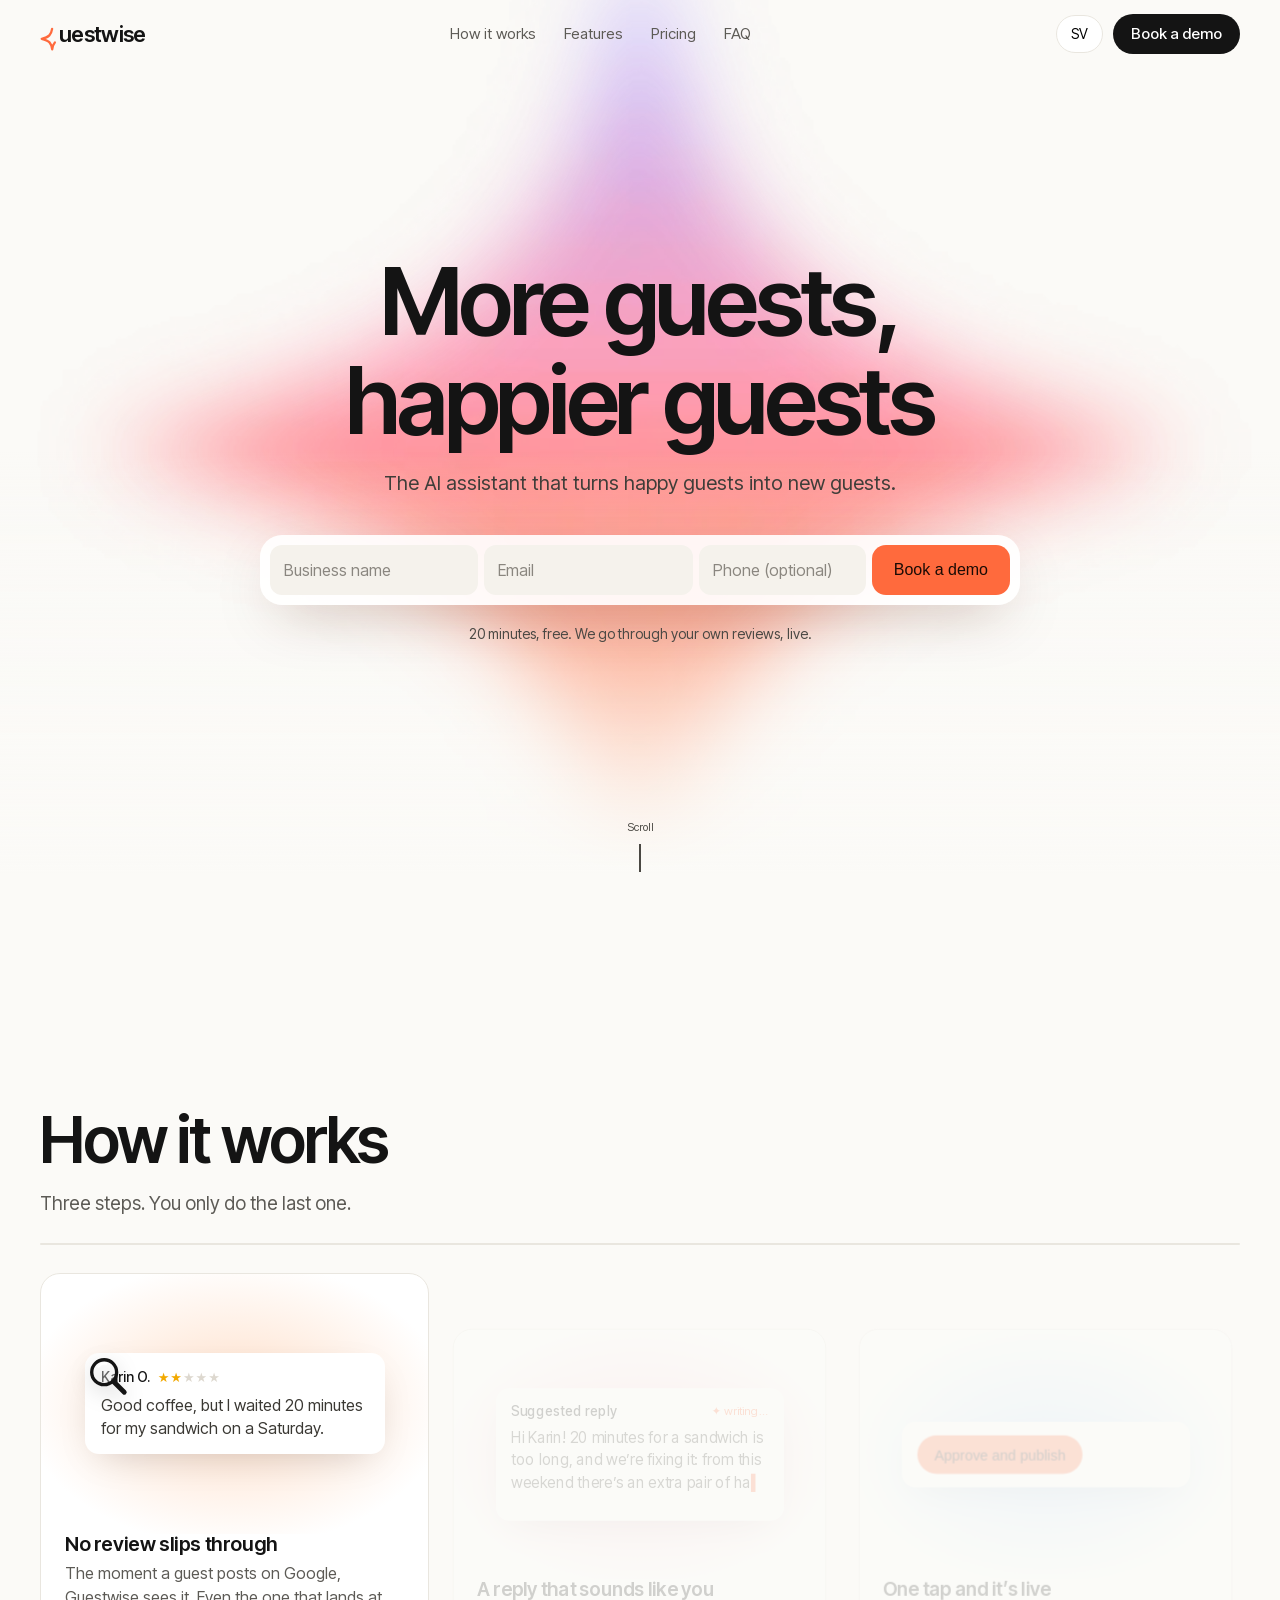
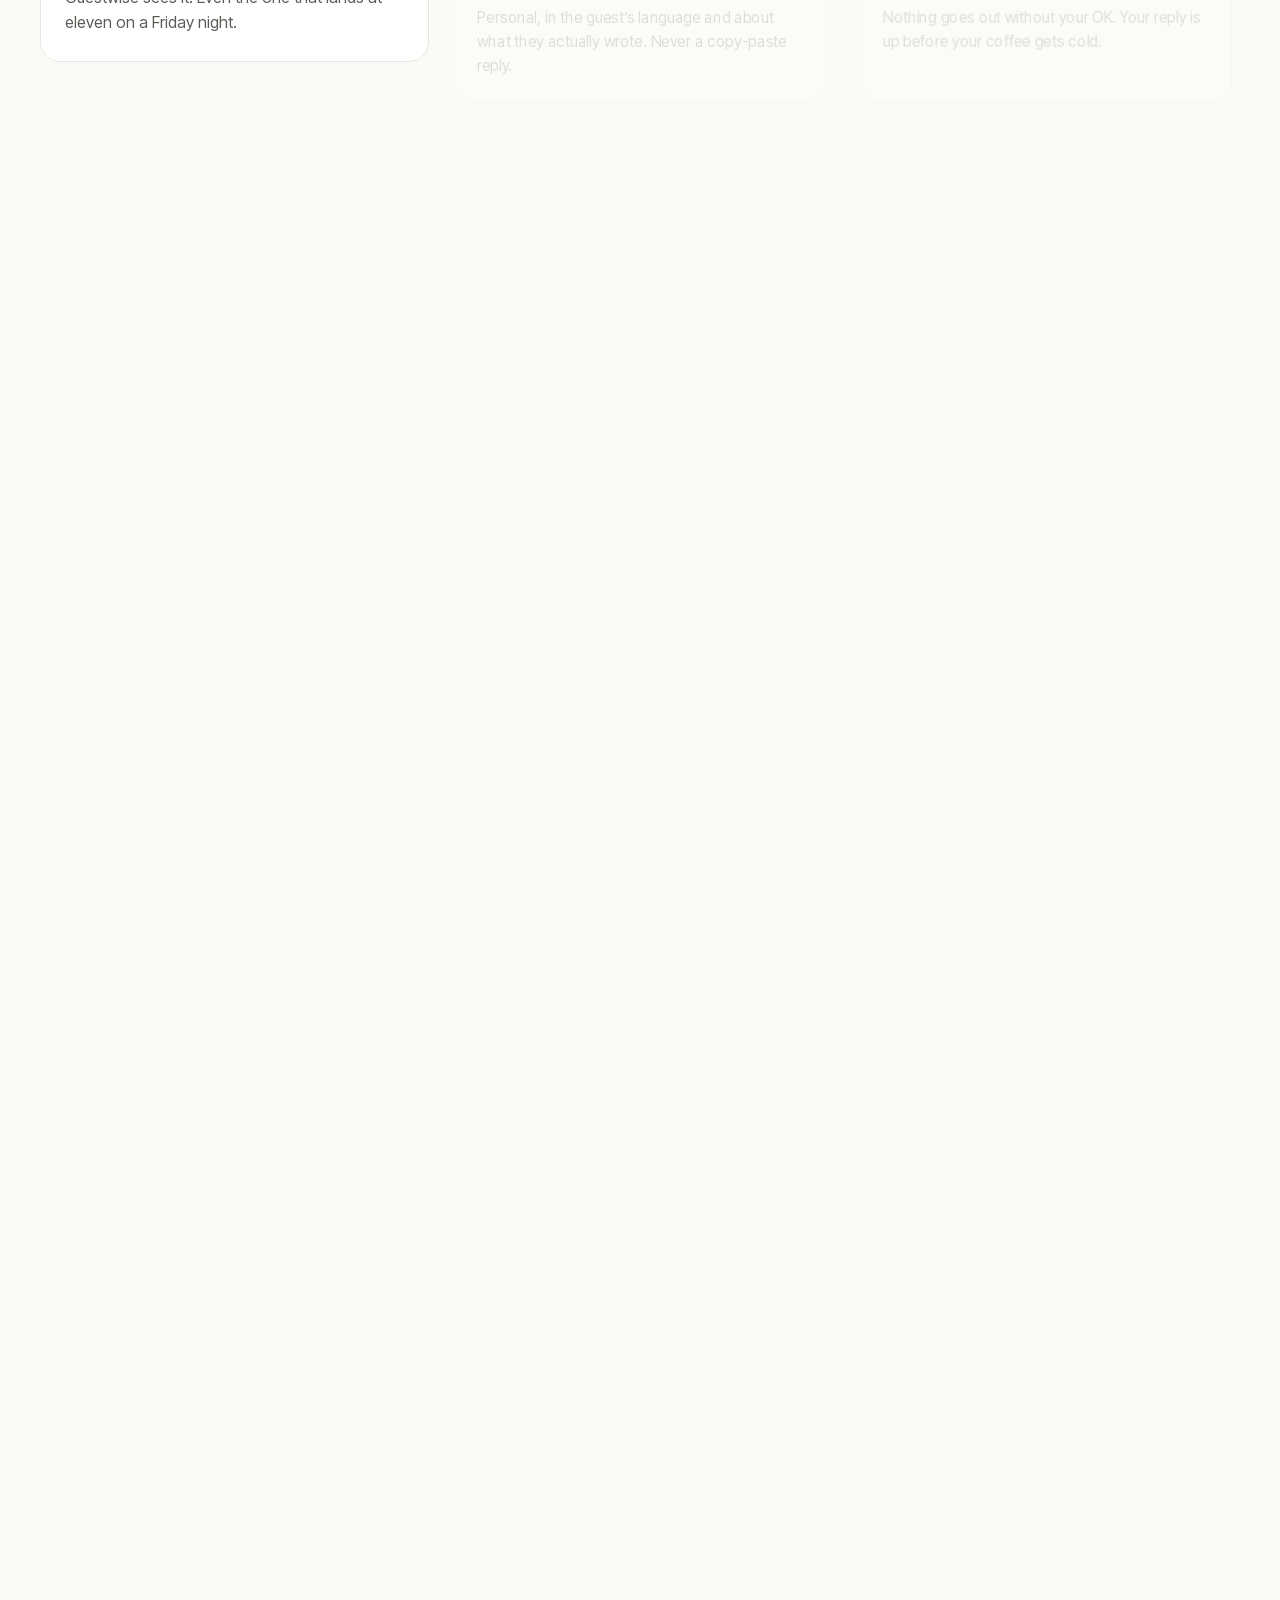
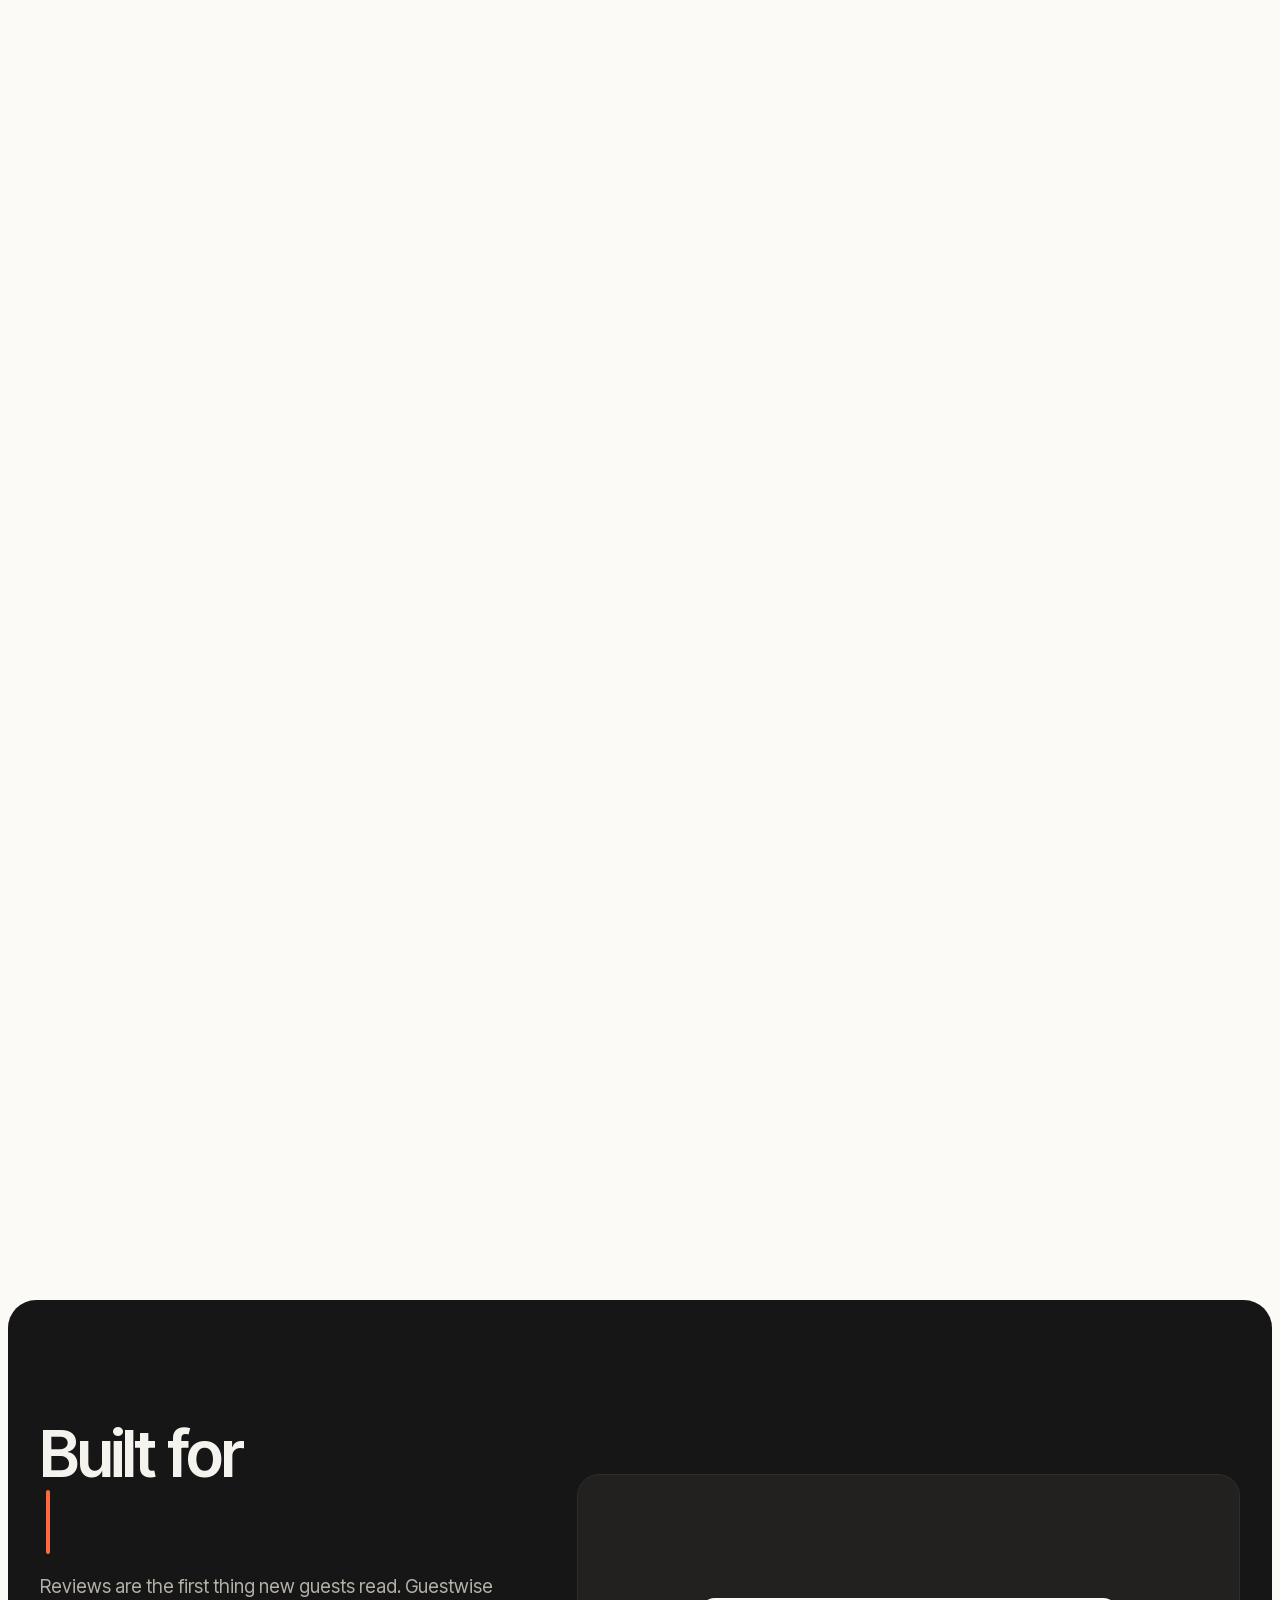
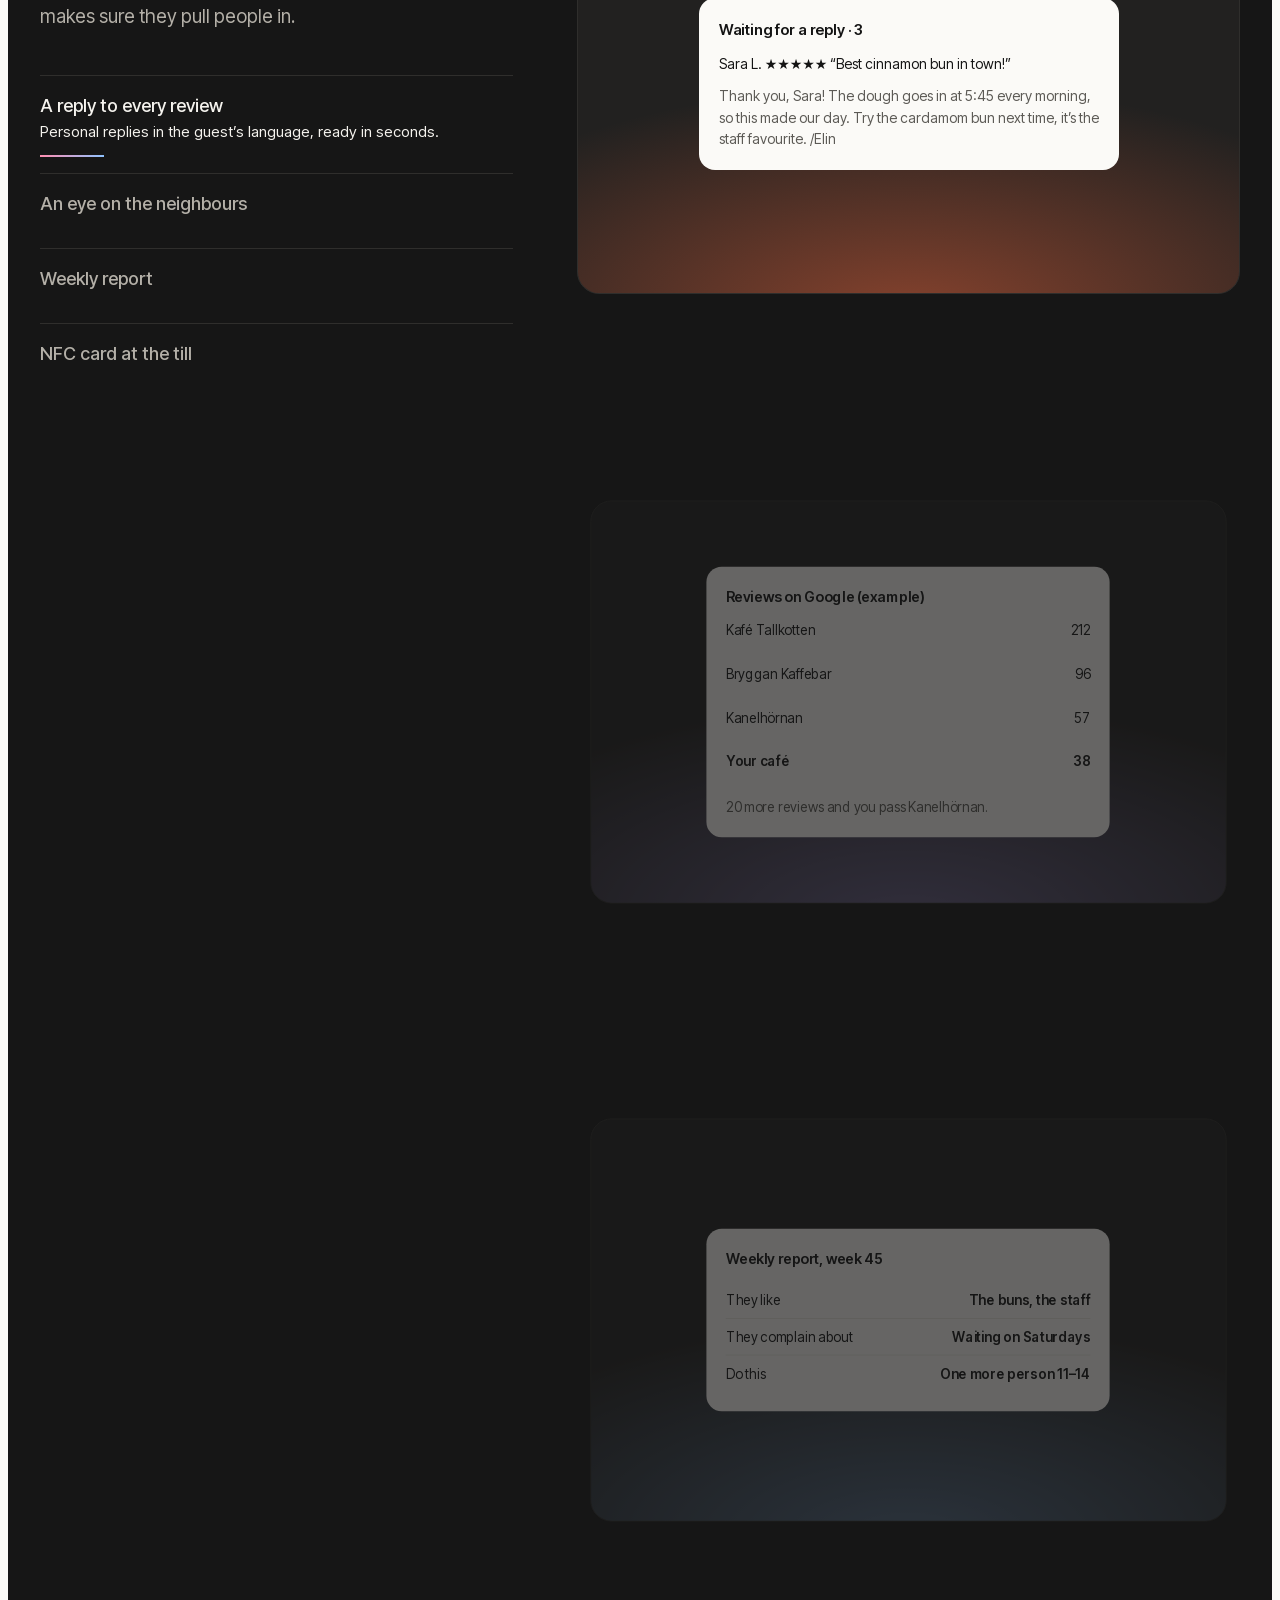
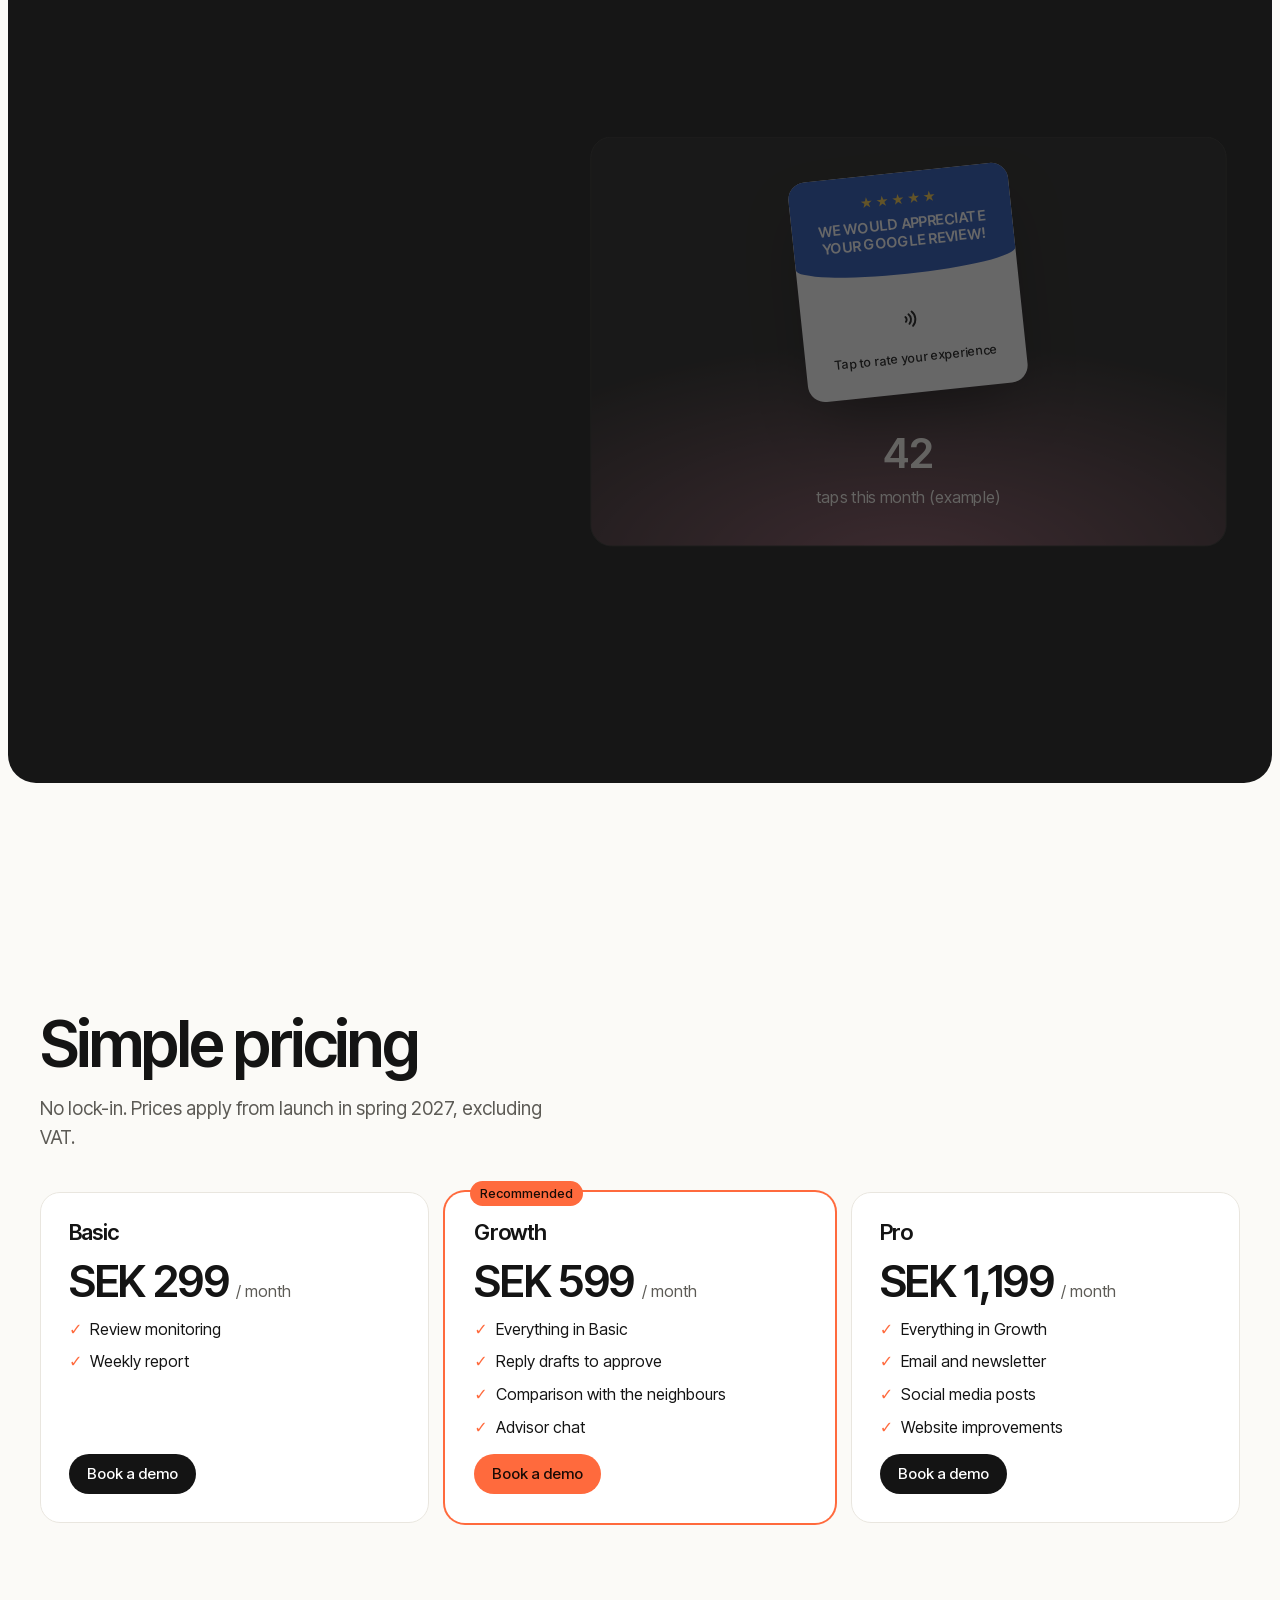
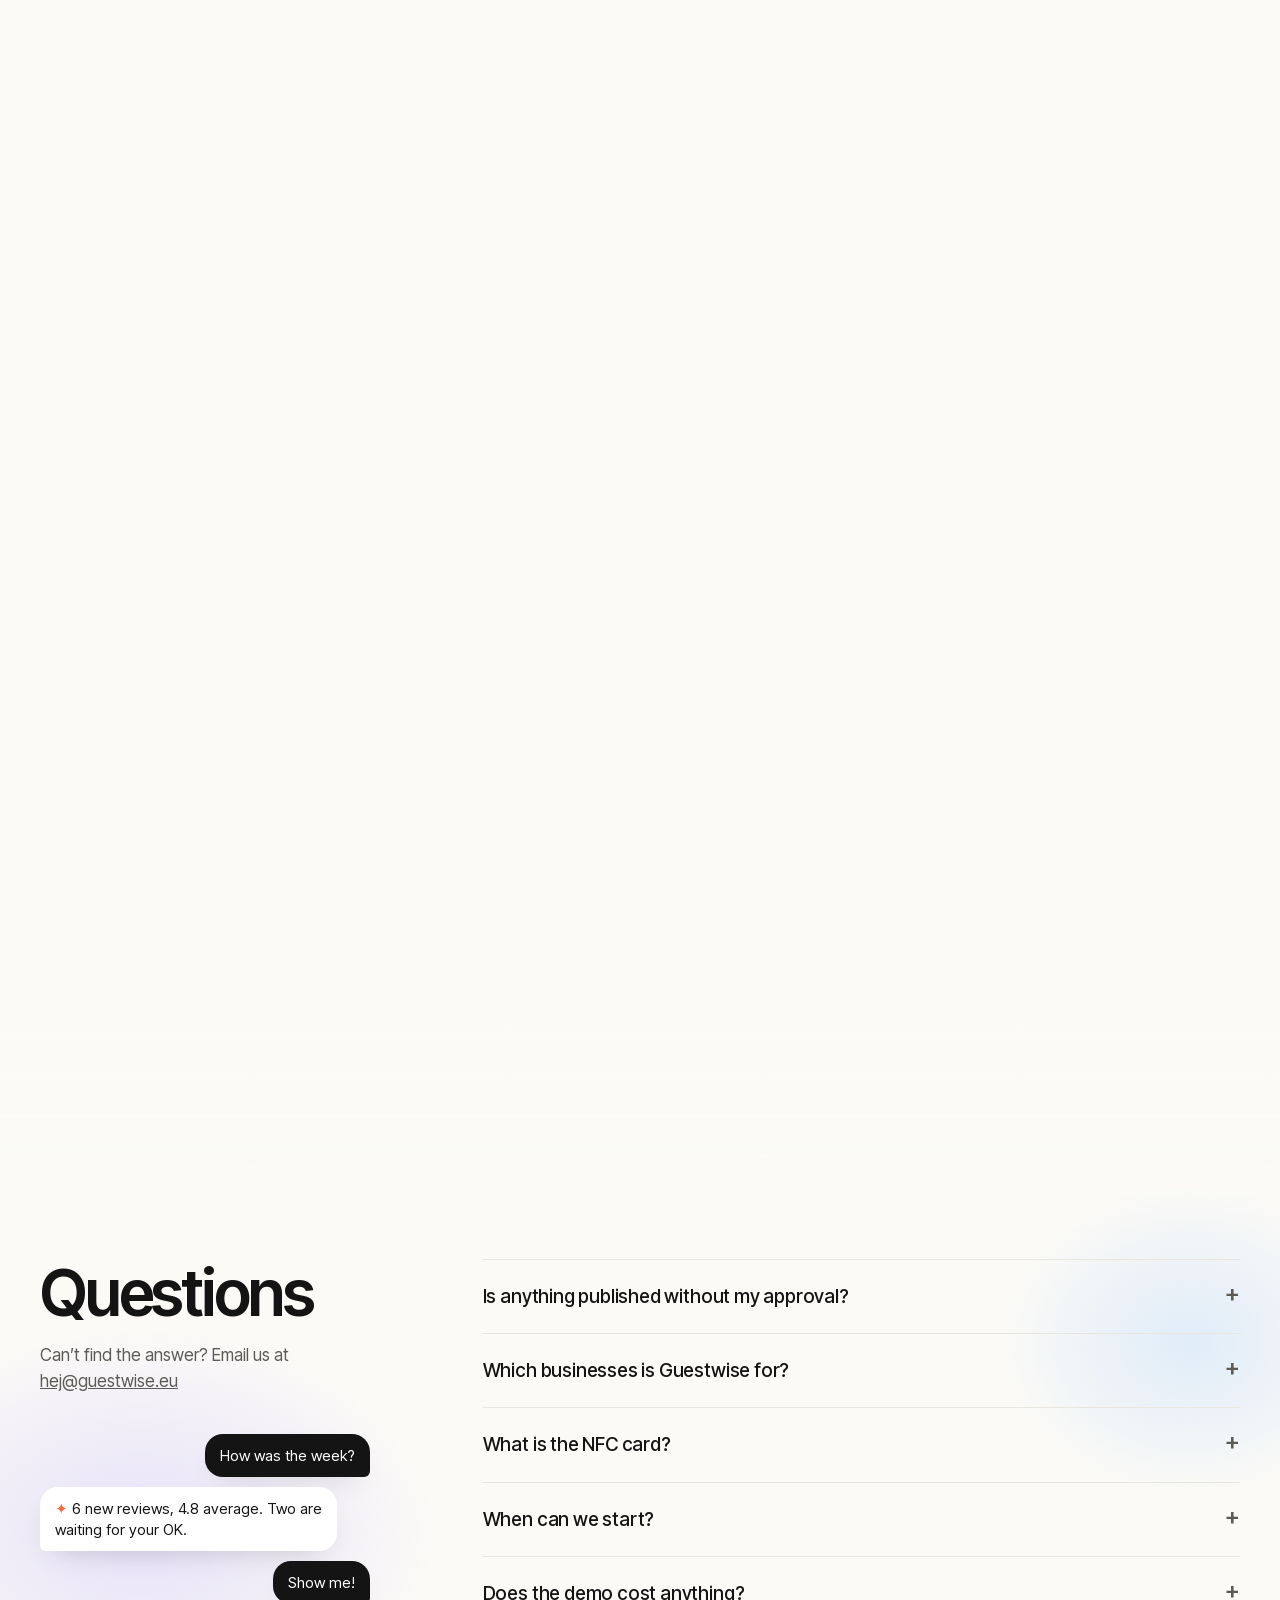
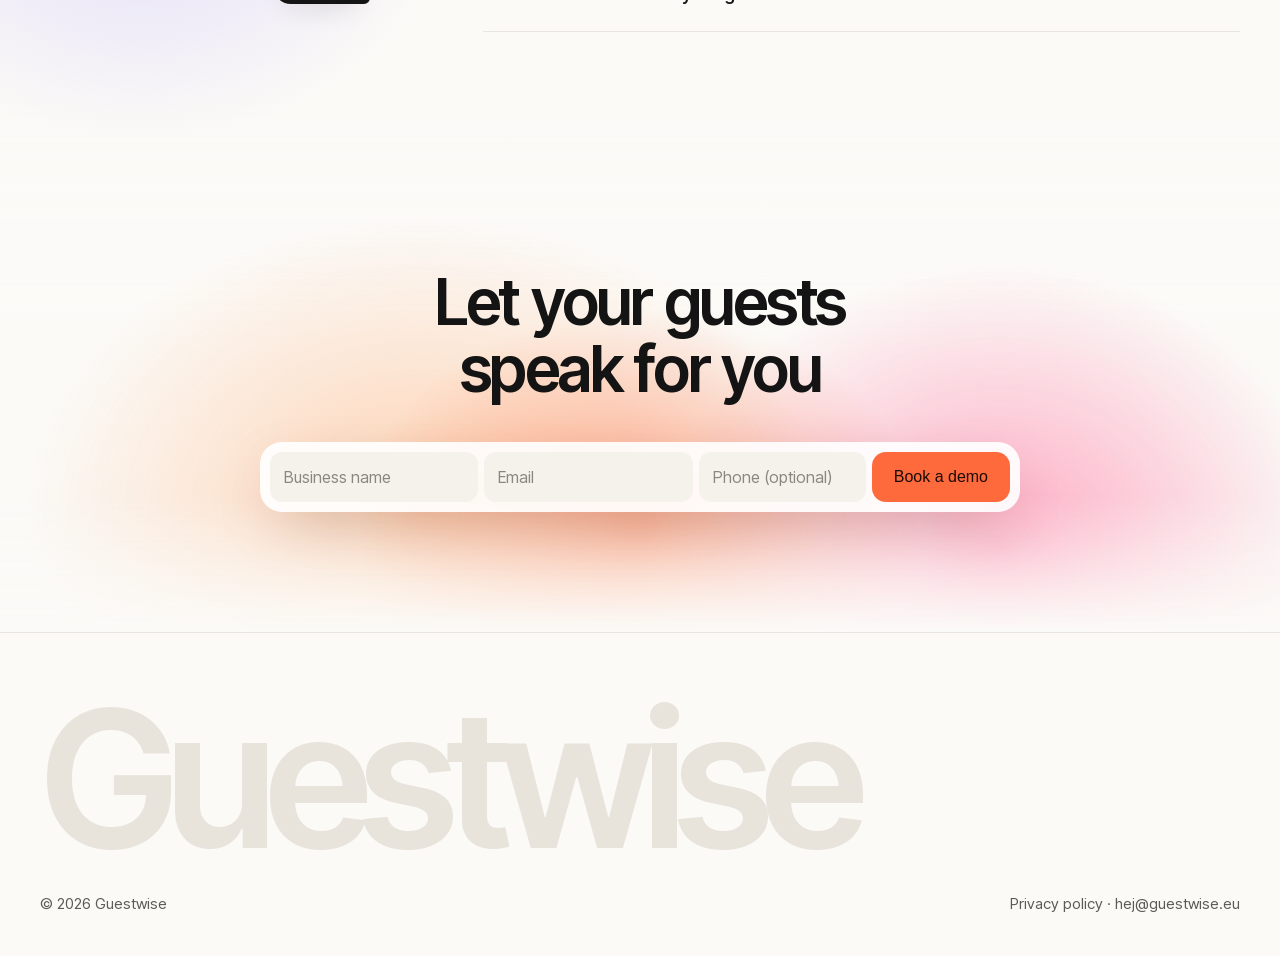
<file: index.html>
<!doctype html>
<html lang="sv">
<head>
<meta charset="utf-8">
<meta name="viewport" content="width=device-width, initial-scale=1">
<title>Guestwise – fler gäster, gladare gäster</title>
<meta name="description" content="Guestwise är AI-assistenten som hjälper små företag att få fler kunder och ge dem en bättre upplevelse. För kaféer, restauranger och salonger.">
<meta name="theme-color" content="#fbfaf7">
<link rel="icon" href="logo/favicon.svg" type="image/svg+xml">
<link rel="preload" href="fonts/inter-tight-latin.woff2" as="font" type="font/woff2" crossorigin>
<link rel="preload" href="star-glow.webp" as="image" type="image/webp">
<style>
  @font-face { font-family: "Inter Tight"; font-style: normal; font-weight: 400 600; font-display: swap; src: url(fonts/inter-tight-latin.woff2) format("woff2"); unicode-range: U+0000-00FF, U+0131, U+0152-0153, U+02BB-02BC, U+02C6, U+02DA, U+02DC, U+0304, U+0308, U+0329, U+2000-206F, U+20AC, U+2122, U+2191, U+2193, U+2212, U+2215, U+FEFF, U+FFFD; }
  :root {
    --bg: #fbfaf7; --ink: #141414; --muted: #5c5a55; --line: #e9e6df; --card: #ffffff;
    --dark: #161616; --dark-2: #222120; --dark-ink: #f5f3ee; --dark-muted: #b4b0a8;
    --accent: #ff6a3d; --rose: #ff8fb1; --peach: #ffc49b; --lilac: #b9a7ff; --sky: #8fc3ff;
    --radius: 20px; --ease: cubic-bezier(.2, .7, .2, 1);
    color-scheme: light;
  }
  * { box-sizing: border-box; margin: 0; }
  html { scroll-behavior: smooth; scroll-padding-top: 68px; }
  body { font-family: "Inter Tight", system-ui, -apple-system, sans-serif; background: var(--bg); color: var(--ink); font-size: 17px; line-height: 1.55; -webkit-font-smoothing: antialiased; }
  a { color: inherit; }
  :focus-visible { outline: 2px solid var(--accent); outline-offset: 3px; border-radius: 6px; }
  .wrap { width: min(1200px, 100% - 48px); margin-inline: auto; }
  h1, h2, h3 { letter-spacing: -0.035em; line-height: 1.05; font-weight: 600; text-wrap: balance; }
  h2 { font-size: clamp(36px, 5vw, 64px); }
  .sub { color: var(--muted); font-size: 19px; max-width: 46ch; }
  .skip { position: absolute; left: -999px; } .skip:focus { left: 16px; top: 16px; z-index: 99; background: var(--card); padding: 8px 12px; }

  /* nav */
  header { position: fixed; inset: 0 0 auto; z-index: 20; transition: background-color .3s, box-shadow .3s; }
  header.scrolled { background: rgba(251, 250, 247, .92); box-shadow: 0 1px 0 var(--line); }
  .nav { height: 68px; display: flex; align-items: center; justify-content: space-between; gap: 24px; }
  .brand { display: flex; align-items: baseline; font-weight: 600; font-size: 22px; letter-spacing: -0.03em; text-decoration: none; }
  .brand .gmark { height: 1.12em; width: auto; position: relative; top: .42em; margin-right: .02em; } /* the drawn mark is the g: its angle sits on the baseline, the check hangs below */
  .links { display: flex; gap: 28px; font-size: 15px; } .links a { text-decoration: none; color: var(--muted); } .links a:hover { color: var(--ink); }
  .navr { display: flex; align-items: center; gap: 10px; }
  .lang { height: 38px; padding: 0 14px; border-radius: 999px; border: 1px solid var(--line); background: var(--card); font: inherit; font-size: 14px; cursor: pointer; }
  .btn { display: inline-flex; align-items: center; justify-content: center; height: 40px; padding: 0 18px; border-radius: 999px; background: var(--ink); color: #fff; text-decoration: none; font-size: 15px; font-weight: 500; border: 0; cursor: pointer; transition: transform .2s var(--ease), background-color .2s; white-space: nowrap; }
  .btn:hover { background: #000; transform: translateY(-1px); } .btn:active { transform: translateY(1px); }
  .btn.hot { background: var(--accent); color: #1a0b05; } .btn.hot:hover { background: #ff5a28; }

  /* hero */
  .hero { position: relative; min-height: 100svh; display: flex; flex-direction: column; align-items: center; overflow: hidden; padding: 112px 0 28px; }
  .hero > .hero-in { margin-block: auto; }
  .glow { position: absolute; inset: 0; pointer-events: none; }
  .glow i { position: absolute; border-radius: 50%; background: radial-gradient(closest-side, var(--c), transparent); opacity: .75; will-change: transform; }
  /* fade the colour out at the edges so no hard line shows between sections */
  .hero::after { content: ""; position: absolute; inset: auto 0 0; height: 50%; background: linear-gradient(to bottom, rgba(251, 250, 247, 0), var(--bg) 94%); pointer-events: none; }
  .hero > .hero-in, .hero > .scrollcue { z-index: 1; }
  .final::before, .final::after { content: ""; position: absolute; left: 0; right: 0; height: 30%; pointer-events: none; }
  .final::before { top: 0; background: linear-gradient(to top, rgba(251, 250, 247, 0), var(--bg)); } .final::after { bottom: 0; background: linear-gradient(to bottom, rgba(251, 250, 247, 0), var(--bg)); }
  .final > .hero-in { z-index: 1; }
  .glow i:nth-child(1) { width: 62vw; height: 46vw; left: 2%; top: 32%; --c: var(--peach); animation: drift 18s ease-in-out infinite alternate; }
  .glow i:nth-child(2) { width: 52vw; height: 44vw; right: -4%; top: 38%; --c: var(--rose); animation: drift 22s ease-in-out infinite alternate-reverse; }
  .glow i:nth-child(3) { width: 44vw; height: 34vw; left: 28%; top: 54%; --c: var(--accent); opacity: .5; animation: drift 26s ease-in-out infinite alternate; }
  .glow i:nth-child(4) { width: 40vw; height: 30vw; left: 18%; top: 8%; --c: var(--lilac); opacity: .45; animation: drift 30s ease-in-out infinite alternate-reverse; }
  .starglow img { position: absolute; left: 50%; top: 50%; width: min(122vw, 1460px); height: auto; aspect-ratio: 1; opacity: .85; transform: translate(-50%, -50%); animation: breathe 16s ease-in-out infinite alternate; will-change: transform; }
  @keyframes breathe { from { transform: translate(-50%, -50%) rotate(-5deg) scale(.95); } to { transform: translate(-50%, -50%) rotate(5deg) scale(1.04); } }
  @keyframes drift { from { transform: translate(-4%, -3%) scale(1); } to { transform: translate(5%, 4%) scale(1.12); } }
  .hero-in { position: relative; text-align: center; display: grid; justify-items: center; gap: 18px; }
  .hero h1 { font-size: clamp(46px, 7.4vw, 104px); max-width: 13ch; }
  .hero .sub { text-align: center; font-size: 20px; color: #3f3d39; }
  .ask { margin-top: 18px; width: min(620px, 100%); background: rgba(255, 255, 255, .9); border-radius: 22px; padding: 10px 10px 10px 22px; display: flex; align-items: center; gap: 10px; box-shadow: 0 20px 60px -20px rgba(80, 30, 10, .35); }
  .ask input { flex: 1; min-width: 0; height: 50px; border: 0; background: transparent; font: inherit; font-size: 18px; color: var(--ink); }
  .ask input::placeholder { color: #8a867f; } .ask input:focus { outline: none; } .ask:focus-within { box-shadow: 0 0 0 2px var(--accent), 0 20px 60px -20px rgba(80, 30, 10, .35); }
  .ask .btn { height: 50px; padding: 0 22px; border-radius: 14px; font-size: 16px; }
  .ask.book { width: min(760px, 100%); display: grid; grid-template-columns: 1fr 1fr 0.8fr auto; padding: 10px; gap: 6px; }
  .ask.book input { padding: 0 14px; border-radius: 12px; font-size: 16px; background: #f5f2ec; transition: background-color .2s, box-shadow .2s; } .ask.book input:focus { background: #fff; box-shadow: inset 0 0 0 1.5px var(--accent); }
  .ask.book:focus-within { box-shadow: 0 20px 60px -20px rgba(80, 30, 10, .35); }
  .ask .hp { position: absolute; left: -9999px; width: 1px; height: 1px; opacity: 0; }
  .ferr { grid-column: 1 / -1; margin: 2px 6px 4px; color: #b3261e; font-size: 14px; text-align: left; }
  .ask .btn[disabled] { opacity: .7; cursor: progress; }
  .note { font-size: 14px; color: #4a4843; }
  .scrollcue { position: relative; margin-top: 40px; font-size: 13px; line-height: 1; color: #4a4843; display: grid; justify-items: center; gap: 10px; }
  .scrollcue span { width: 1.5px; height: 28px; background: currentColor; transform-origin: top; animation: cue 1.8s ease-in-out infinite; }
  @keyframes cue { 0% { transform: scaleY(0); } 50% { transform: scaleY(1); } 100% { transform: scaleY(1); opacity: 0; } }

  /* reveal */
  .js .rv { opacity: 0; transform: translateY(28px); transition: opacity .8s var(--ease), transform .8s var(--ease); transition-delay: calc(var(--i, 0) * 90ms); }
  .js .rv.in { opacity: 1; transform: none; }

  section { padding: 140px 0; }
  .head { display: grid; gap: 16px; margin-bottom: 56px; }

  /* three steps */
  .cards { display: grid; grid-template-columns: repeat(3, 1fr); gap: 16px; }
  .card { position: relative; background: var(--card); border: 1px solid var(--line); border-radius: var(--radius); overflow: hidden; display: flex; flex-direction: column; }
  .stage { position: relative; height: 260px; display: grid; place-items: center; padding: 24px; overflow: hidden; }
  .stage::before { content: ""; position: absolute; width: 110%; height: 110%; border-radius: 50%; opacity: .55; background: radial-gradient(closest-side, var(--c, var(--peach)), transparent); }
  .card:nth-child(2) .stage::before { --c: var(--rose); } .card:nth-child(3) .stage::before { --c: var(--sky); }
  .card .txt { padding: 0 24px 26px; } .card h3 { font-size: 20px; letter-spacing: -0.02em; margin-bottom: 6px; } .card p { color: var(--muted); font-size: 16px; }
  .mini { position: relative; width: 100%; max-width: 300px; background: #fff; border-radius: 14px; padding: 14px 16px; box-shadow: 0 12px 40px -16px rgba(0, 0, 0, .22); font-size: 14px; line-height: 1.45; }
  .mini .who { display: flex; align-items: center; gap: 8px; font-weight: 500; }
  .stars { color: #f2a900; letter-spacing: 1px; font-size: 13px; } .stars b { color: #ddd8cf; font-weight: 400; }
  .mini p { margin-top: 6px; color: #3a3833; }
  .typed { min-height: 84px; } .typed::after { content: "▍"; color: var(--accent); animation: blink 1s steps(1) infinite; } .typed.done::after { content: ""; }
  @keyframes blink { 50% { opacity: 0; } }
  .lens { position: absolute; left: 0; top: 0; width: 46px; height: 46px; filter: drop-shadow(0 6px 10px rgba(0, 0, 0, .18)); animation: scan 4.4s ease-in-out infinite; pointer-events: none; }
  @keyframes scan { 0%, 100% { transform: translate(14px, 30px); } 22% { transform: translate(150px, 28px); } 42% { transform: translate(230px, 34px); } 62% { transform: translate(30px, 52px); } 82% { transform: translate(170px, 54px); } }
  .wr { margin-left: auto; font-weight: 400; font-size: 12px; color: var(--accent); animation: blink 1.2s steps(1) infinite; }
  .mini:has(.typed.done) .wr, .mini:has(.typed:empty) .wr { visibility: hidden; }
  .approve { position: relative; display: flex; align-items: center; gap: 10px; min-height: 40px; }
  .bwrap { position: relative; display: inline-flex; }
  .approve .btn { position: relative; z-index: 1; height: 40px; transition: transform .14s ease, background-color .2s, opacity .3s; }
  .approve.hov .btn { background: #ff5a28; transform: scale(1.04); }
  .approve.press .btn { transform: scale(.88); }
  .tick { position: absolute; left: 0; top: 50%; transform: translateY(-50%) scale(.9); opacity: 0; color: #1f7a45; font-weight: 500; transition: opacity .35s, transform .35s var(--ease); pointer-events: none; }
  .approve.ok .btn { opacity: 0; transform: scale(.8); pointer-events: none; } .approve.ok .tick { opacity: 1; transform: translateY(-50%); }
  .spark i { position: absolute; left: 50%; top: 50%; width: 12px; height: 12px; margin: -6px; opacity: 0; background: var(--accent); clip-path: polygon(50% 0, 62% 38%, 100% 50%, 62% 62%, 50% 100%, 38% 62%, 0 50%, 38% 38%); }
  .spark i:nth-child(4n+2) { background: var(--rose); } .spark i:nth-child(4n+3) { background: #f2a900; } .spark i:nth-child(4n) { background: var(--lilac); }
  .approve.burst .spark i { animation: fly .8s cubic-bezier(.15, .8, .3, 1) forwards; }
  @keyframes fly { 0% { opacity: 1; transform: translate(0, 0) scale(.3) rotate(0); } 70% { opacity: 1; } 100% { opacity: 0; transform: translate(var(--x), var(--y)) scale(1.1) rotate(120deg); } }
  .cursor { position: absolute; left: 0; top: 0; z-index: 2; width: 22px; height: 22px; opacity: 0; pointer-events: none; filter: drop-shadow(0 2px 3px rgba(0, 0, 0, .25)); transform: translate(240px, 70px); }
  .approve.play .cursor { animation: aim 1.1s cubic-bezier(.4, 0, .2, 1) forwards; }
  .approve.at .cursor { opacity: 1; transform: translate(97px, 17px); transition: transform .12s ease; }
  .approve.at.press .cursor { transform: translate(97px, 17px) scale(.8); }
  .approve.ok .cursor { opacity: 0; transition: opacity .6s .5s; }
  @keyframes aim { 0% { opacity: 0; transform: translate(240px, 70px); } 20% { opacity: 1; } 100% { opacity: 1; transform: translate(97px, 17px); } }

  /* dark sticky story */
  .darkwrap { padding: 0 8px; }
  .dark { background: var(--dark); color: var(--dark-ink); border-radius: 28px; padding: 120px 0; }
  .story { display: grid; grid-template-columns: 5fr 7fr; gap: 64px; }
  .story-l { position: sticky; top: 120px; align-self: start; }
  .story-l h2 { margin-bottom: 18px; } .story-l .sub { color: var(--dark-muted); }
  .word { background: linear-gradient(90deg, var(--peach), var(--rose) 50%, var(--lilac)); -webkit-background-clip: text; background-clip: text; color: transparent; }
  .word { position: relative; padding-right: 10px; }
  .word::after { content: ""; position: absolute; right: 0; top: .12em; bottom: .08em; width: 4px; border-radius: 2px; background: var(--accent); animation: blink 1s steps(1) infinite; }
  .steps { list-style: none; padding: 0; margin-top: 44px; }
  .steps li { border-top: 1px solid #2f2e2c; padding: 16px 0; color: var(--dark-muted); transition: color .3s; }
  .steps li b { display: block; font-weight: 500; font-size: 18px; color: inherit; }
  .steps li span { display: block; max-height: 0; overflow: hidden; font-size: 15px; transition: max-height .5s var(--ease); }
  .steps li .bar { display: block; height: 2px; width: 64px; margin-top: 12px; background: linear-gradient(90deg, var(--rose), var(--sky)); transform: scaleX(0); transform-origin: left; transition: transform .9s var(--ease); }
  .steps li.on { color: var(--dark-ink); } .steps li.on span { max-height: 80px; } .steps li.on .bar { transform: scaleX(1); }
  .story-r { display: grid; gap: 22vh; padding: 6vh 0 12vh; }
  .panel { position: relative; min-height: 420px; border-radius: 22px; background: var(--dark-2); border: 1px solid #2f2e2c; display: grid; place-items: center; padding: 36px; overflow: hidden; opacity: .35; transform: scale(.96); transition: opacity .6s var(--ease), transform .6s var(--ease); }
  .panel.on { opacity: 1; transform: none; }
  .panel::before { content: ""; position: absolute; inset: auto -30% -60% -30%; height: 110%; border-radius: 50%; background: radial-gradient(closest-side, var(--c), transparent); opacity: .45; }
  .panel[data-s="0"] { --c: var(--accent); } .panel[data-s="1"] { --c: var(--lilac); } .panel[data-s="2"] { --c: var(--sky); } .panel[data-s="3"] { --c: var(--rose); }
  .dui { position: relative; width: min(420px, 100%); background: #fbfaf7; color: var(--ink); border-radius: 16px; padding: 20px; font-size: 14px; }
  .dui h4 { font-size: 15px; font-weight: 600; margin-bottom: 12px; letter-spacing: -0.01em; }
  .lad { display: grid; gap: 12px; } .lad div { display: grid; grid-template-columns: 1fr auto; gap: 4px 10px; }
  .lad i { grid-column: 1 / -1; height: 8px; border-radius: 99px; background: #dcd8d0; width: var(--w); transform: scaleX(0); transform-origin: left; transition: transform 1.2s var(--ease); }
  .lad .me i { background: var(--accent); } .lad .me { font-weight: 600; }
  .panel.on .lad i { transform: scaleX(1); }
  .rep li { margin-left: 18px; margin-bottom: 6px; } .rep .k { display: flex; justify-content: space-between; padding: 8px 0; border-bottom: 1px solid #ebe7df; }
  .nfc { position: relative; width: 230px; aspect-ratio: 1; border-radius: 18px; overflow: hidden; background: #fff; color: var(--ink); display: grid; grid-template-rows: 46% 1fr; box-shadow: 0 30px 60px -20px rgba(0, 0, 0, .6); transform: rotate(-6deg); text-align: center; }
  .ntop { background: #2453b8; color: #fff; padding: 16px 18px 0; display: grid; align-content: start; gap: 6px; border-radius: 0 0 50% 50% / 0 0 16px 16px; }
  .ntop b { font-size: 15px; line-height: 1.15; letter-spacing: -0.01em; text-transform: uppercase; } .nst { color: #f2c94c; letter-spacing: 3px; font-size: 15px; }
  .nbot { display: grid; justify-items: center; align-content: center; gap: 10px; } .nbot small { font-size: 13px; font-weight: 500; }
  .wave { position: relative; width: 40px; height: 40px; } .wave svg { position: absolute; inset: 8px; }
  .wave span { position: absolute; inset: 0; border: 2px solid var(--accent); border-radius: 50%; animation: ping 2s ease-out infinite; opacity: 0; } .wave span:nth-child(2) { animation-delay: .7s; }
  @keyframes ping { from { transform: scale(.3); opacity: 1; } to { transform: scale(1.6); opacity: 0; } }
  .count { position: relative; margin-top: 28px; text-align: center; color: var(--dark-ink); } .count b { display: block; font-size: 44px; letter-spacing: -0.03em; font-variant-numeric: tabular-nums; }

  /* pricing (above the FAQ glow, which reaches 160px up into this section) */
  #pricing { position: relative; z-index: 1; }
  .plans { display: grid; grid-template-columns: repeat(3, 1fr); gap: 16px; align-items: stretch; }
  .plan { background: var(--card); border: 1px solid var(--line); border-radius: var(--radius); padding: 28px; display: flex; flex-direction: column; gap: 14px; }
  .plan.star { position: relative; border-color: transparent; box-shadow: 0 0 0 2px var(--accent); }
  .plan h3 { font-size: 22px; } .plan .price { font-size: 44px; font-weight: 600; letter-spacing: -0.03em; line-height: 1; } .plan .price small { font-size: 16px; color: var(--muted); font-weight: 400; letter-spacing: 0; }
  .plan ul { list-style: none; padding: 0; display: grid; align-content: start; gap: 8px; font-size: 16px; flex: 1; } .plan li::before { content: "✓"; color: var(--accent); margin-right: 8px; font-weight: 600; }
  .plan .tag { position: absolute; top: -12px; left: 24px; background: var(--accent); color: #1a0b05; font-size: 13px; font-weight: 500; padding: 2px 10px; border-radius: 99px; }
  .plan .btn { align-self: start; }

  /* pinned sections: the section stays put while you scroll, then moves on */
  .track { display: none; }
  .pin-how #how { height: 400vh; padding: 0; }
  .pin-pr #pricing { height: 220vh; padding: 0; }
  .pin-how #how > .sticky, .pin-pr #pricing > .sticky { position: sticky; top: 0; height: 100vh; height: 100svh; display: flex; align-items: center; padding-top: 68px; }
  .pin-how #how .head, .pin-pr #pricing .head { margin-bottom: 40px; }
  .pin-how .track { display: block; height: 2px; margin: -16px 0 28px; background: var(--line); border-radius: 2px; overflow: hidden; }
  .track i { display: block; height: 100%; background: linear-gradient(90deg, var(--peach), var(--rose), var(--lilac)); transform-origin: left; transform: scaleX(var(--p, 0)); }
  .pin-how #how .card { transition: opacity .6s var(--ease), transform .6s var(--ease); }
  .pin-how #how .card:not(.on) { opacity: .18; transform: translateY(48px) scale(.96); }
  .pin-pr #pricing .plan { transition: opacity .8s var(--ease); transform: translateX(calc((1 - var(--f, 0)) * var(--dx, 0%))) rotate(calc((1 - var(--f, 0)) * var(--r, 0deg))) scale(calc(1 - (1 - var(--f, 0)) * var(--s, 0))); }
  .pin-pr #pricing .plan:nth-child(1) { --dx: 104%; --r: -7deg; --s: .08; }
  .pin-pr #pricing .plan:nth-child(2) { z-index: 2; }
  .pin-pr #pricing .plan:nth-child(3) { --dx: -104%; --r: 7deg; --s: .08; }
  .plan .tag { transition: transform .5s cubic-bezier(.3, 1.6, .5, 1); }
  .pin-pr #pricing:not(.done) .tag { transform: scale(0); }

  /* faq */
  #faq { position: relative; padding-top: 96px; }
  .fglow { position: absolute; inset: -160px 0; overflow: hidden; pointer-events: none; isolation: isolate; }
  .fglow::before, .fglow::after { content: ""; position: absolute; left: 0; right: 0; height: 25%; z-index: 1; }
  .fglow::before { top: 0; background: linear-gradient(to top, rgba(251, 250, 247, 0), var(--bg)); } .fglow::after { bottom: 0; background: linear-gradient(to bottom, rgba(251, 250, 247, 0), var(--bg)); }
  .fglow i { position: absolute; border-radius: 50%; background: radial-gradient(closest-side, var(--c), transparent); }
  .fglow i:nth-child(1) { width: 46vw; height: 32vw; left: -12vw; top: 35%; --c: var(--lilac); opacity: .3; }
  .fglow i:nth-child(2) { width: 30vw; height: 24vw; right: -8vw; top: 20%; --c: var(--sky); opacity: .25; }
  .faq { position: relative; display: grid; grid-template-columns: 4fr 8fr; gap: 64px; }
  .faq .sub { margin-top: 16px; font-size: 17px; }
  .chat { display: grid; gap: 10px; margin-top: 40px; max-width: 330px; }
  .chat p { width: fit-content; max-width: 90%; padding: 11px 15px; border-radius: 18px 18px 18px 6px; background: var(--card); box-shadow: 0 12px 30px -14px rgba(0, 0, 0, .2); font-size: 15px; line-height: 1.4; }
  .chat p.me { justify-self: end; border-radius: 18px 18px 6px 18px; background: var(--ink); color: #fff; }
  .chat p:not(.me)::before { content: "✦ "; color: var(--accent); }
  .chat p.in { animation: bob 5s ease-in-out 1.4s infinite alternate; } .chat p.in:nth-child(2) { animation-delay: 2.4s; } .chat p.in:nth-child(3) { animation-delay: 3.4s; }
  @keyframes bob { from { transform: translateY(0); } to { transform: translateY(-6px); } }
  details { border-top: 1px solid var(--line); } details:last-child { border-bottom: 1px solid var(--line); }
  summary { list-style: none; cursor: pointer; padding: 22px 0; font-size: 19px; font-weight: 500; display: flex; justify-content: space-between; gap: 16px; letter-spacing: -0.01em; }
  summary::-webkit-details-marker { display: none; } summary::after { content: "+"; font-size: 24px; line-height: 1; color: var(--muted); transition: transform .3s var(--ease); } details[open] summary::after { transform: rotate(45deg); }
  details p { padding: 0 0 22px; color: var(--muted); max-width: 62ch; }

  /* final cta */
  .final { position: relative; overflow: hidden; text-align: center; padding: 96px 0 120px; }
  .final .glow i:nth-child(1) { top: 10%; } .final .glow i:nth-child(2) { top: 20%; } .final .glow i:nth-child(3) { top: 30%; }
  .final .hero-in { gap: 22px; } .final h2 { max-width: 14ch; }

  footer { padding: 64px 0 40px; border-top: 1px solid var(--line); }
  .fbig { font-size: clamp(64px, 15vw, 220px); font-weight: 600; letter-spacing: -0.06em; line-height: .85; color: #e8e4dc; user-select: none; }
  .frow { display: flex; justify-content: space-between; flex-wrap: wrap; gap: 16px; margin-top: 32px; color: var(--muted); font-size: 15px; } .frow a { text-decoration: none; } .frow a:hover { color: var(--ink); }

  .arw { display: none; }
  @media (max-width: 900px) {
    .links { display: none; }
    .ask.book { grid-template-columns: 1fr 1fr; } .ask.book .btn { grid-column: 1 / -1; }
    section { padding: 96px 0; }
    .cards, .plans { grid-template-columns: 1fr; }
    .story, .faq { grid-template-columns: 1fr; gap: 32px; }
    .story-l { position: static; }
    .story-r { gap: 20px; padding: 0; }
    .panel { min-height: 340px; opacity: 1; transform: none; padding: 24px; }
    .dark { padding: 80px 0; border-radius: 22px; }
    /* phones: swipe sideways between cards / prices */
    .swipewrap { position: relative; }
    .swipe { display: flex; gap: 12px; overflow-x: auto; scroll-snap-type: x mandatory; overscroll-behavior-x: contain; margin-inline: -16px; padding: 16px 8% 8px; scrollbar-width: none; }
    .swipe::-webkit-scrollbar { display: none; }
    .swipe > * { flex: 0 0 84%; scroll-snap-align: center; scroll-snap-stop: always; }
    .arw { display: grid; place-items: center; position: absolute; top: 50%; z-index: 3; width: 36px; height: 36px; margin-top: -18px; border-radius: 50%; border: 1px solid var(--line); background: rgba(255, 255, 255, .92); box-shadow: 0 6px 18px -8px rgba(0, 0, 0, .3); cursor: pointer; transition: opacity .2s; }
    .arw svg { width: 18px; height: 18px; fill: none; stroke: var(--ink); stroke-width: 2.2; stroke-linecap: round; stroke-linejoin: round; }
    .arw.prev { left: -10px; } .arw.next { right: -10px; } .arw:disabled { opacity: 0; pointer-events: none; }
    #how .head, #pricing .head { margin-bottom: 20px; }
    .swipe .stage { padding: 18px; } .swipe .mini { min-width: 0; } .swipe .approve .btn { font-size: 14px; padding: 0 14px; }
  }

  /* phones: pinned "Byggt för" */
  .pin-story #story { height: 420vh; }
  .pin-story #story .dark { position: sticky; top: 0; height: 100vh; height: 100lvh; padding: 84px 0 20px; padding-bottom: calc(100lvh - 100svh + 20px); border-radius: 0 0 22px 22px; overflow: hidden; display: flex; align-items: center; }
  .pin-story .story { gap: 20px; }
  .pin-story .story > * { min-width: 0; }
  .pin-story .story-l h2 { margin-bottom: 10px; } .pin-story .story-l .sub { font-size: 16px; }
  .pin-story .stepwin { --sh: 104px; height: var(--sh); overflow: hidden; margin-top: 18px; border-top: 1px solid #2f2e2c; }
  .pin-story .steps { margin: 0; transform: translateY(calc(var(--k, 0) * -1 * var(--sh))); will-change: transform; }
  .pin-story .steps li { height: var(--sh); border: 0; padding: 14px 0 0; opacity: .25; transition: opacity .3s; }
  .pin-story .steps li.on { opacity: 1; } .pin-story .steps li span { max-height: none; }
  .pin-story .story-r { display: flex; gap: 12px; padding: 0; }
  .pin-story .panel { flex: 0 0 100%; min-height: 0; height: min(300px, 38svh); transform: translateX(calc(var(--k, 0) * -1 * (100% + 12px))); will-change: transform; transition: none; }
  .pin-story .panel .dui { transform: scale(.92); } .pin-story .nfc { width: 168px; } .pin-story .ntop { padding: 12px 12px 0; gap: 4px; } .pin-story .ntop b, .pin-story .nst { font-size: 11px; } .pin-story .nbot { gap: 6px; } .pin-story .nbot small { font-size: 11px; } .pin-story .wave { width: 30px; height: 30px; } .pin-story .wave svg { inset: 5px; } .pin-story .count { margin-top: 4px; } .pin-story .count b { font-size: 34px; }
  @media (max-height: 740px) { .pin-story .story-l .sub { display: none; } .pin-story .panel { height: min(300px, 45svh); } }
  @media (max-width: 560px) {
    .wrap { width: calc(100% - 32px); }
    .navr .btn { display: none; }
    .ask { flex-direction: column; align-items: stretch; padding: 10px; } .ask input { padding: 0 12px; } .ask .btn { width: 100%; }
    .ask.book { grid-template-columns: 1fr; }
    .hero .sub { font-size: 17px; }
    .starglow img { width: 222vw; top: 58%; }
    .glow i, .starglow img { animation: none !important; will-change: auto; }
    .glow i { width: 130vw !important; height: 100vw !important; }
    .glow i:nth-child(1) { left: -50%; } .glow i:nth-child(2) { right: -60%; } .glow i:nth-child(3) { left: -10%; } .glow i:nth-child(4) { left: -20%; top: 0; }
  }
  @media (hover: none) { .glow i, .starglow img { animation: none !important; will-change: auto; } .word { background: none; color: var(--rose); } }
  .off, .off *, .off *::before, .off *::after { animation-play-state: paused !important; }
  @media (prefers-reduced-motion: reduce) {
    *, *::before, *::after { animation: none !important; transition: none !important; scroll-behavior: auto !important; }
    .js .rv { opacity: 1; transform: none; } .panel { opacity: 1; transform: none; }
  }
</style>
</head>
<body>
<a class="skip" href="#main" data-t="skip">Hoppa till innehållet</a>
<header id="top">
  <div class="wrap nav">
    <a class="brand" href="#main" aria-label="Guestwise" translate="no"><img class="gmark" src="logo/gw-g.svg" alt="" width="17" height="23">uestwise</a>
    <nav class="links" aria-label="Huvudmeny" data-t-aria="nav"><a href="#how" data-t="n1">Så fungerar det</a><a href="#story" data-t="n2">Funktioner</a><a href="#pricing" data-t="n3">Priser</a><a href="#faq" data-t="n4">Frågor</a></nav>
    <div class="navr"><button class="lang" id="lang" type="button" aria-label="Switch to English">EN</button><a class="btn" href="#book" data-t="cta">Boka visning</a></div>
  </div>
</header>

<main id="main">
  <section class="hero" id="book">
    <div class="glow starglow" aria-hidden="true"><img src="star-glow.webp" alt="" width="520" height="520" decoding="async" fetchpriority="high"></div>
    <div class="wrap hero-in">
      <h1 class="rv" data-t="h1">Fler gäster, gladare gäster</h1>
      <p class="sub rv" style="--i:1" data-t="lede">AI-assistenten som gör nöjda gäster till nya gäster.</p>
      <form class="ask book rv" style="--i:2" data-book novalidate>
        <label class="skip" for="biz1" data-t="bizl">Företagets namn</label>
        <input id="biz1" name="biz" autocomplete="organization" spellcheck="false" maxlength="80" required data-t-ph="biz" placeholder="Företagets namn">
        <label class="skip" for="mail1" data-t="maill">E-post</label>
        <input id="mail1" name="email" type="email" autocomplete="email" spellcheck="false" maxlength="120" required data-t-ph="mail" placeholder="E-post">
        <label class="skip" for="tel1" data-t="phonel">Telefon (valfritt)</label>
        <input id="tel1" name="phone" type="tel" autocomplete="tel" maxlength="30" data-t-ph="phone" placeholder="Telefon (valfritt)">
        <input class="hp" name="botcheck" tabindex="-1" autocomplete="off" aria-hidden="true">
        <button class="btn hot" type="submit" data-t="cta2">Boka en visning</button>
        <p class="ferr" role="alert" hidden></p>
      </form>
      <p class="note rv" style="--i:3" data-t="note">20 minuter, kostnadsfritt. Vi går igenom era egna recensioner, live.</p>
    </div>
    <div class="scrollcue" aria-hidden="true"><small data-t="scroll">Scrolla</small><span></span></div>
  </section>

  <section id="how" class="pin"><div class="sticky">
    <div class="wrap">
      <div class="head"><h2 class="rv" data-t="howh">Så fungerar det</h2><p class="sub rv" style="--i:1" data-t="hows">Tre steg. Du gör bara det sista.</p></div>
      <div class="track" aria-hidden="true"><i></i></div>
      <div class="swipewrap"><button class="arw prev" type="button" data-t-aria="prev" aria-label="Föregående"><svg viewBox="0 0 24 24" aria-hidden="true"><path d="M15 5l-7 7 7 7"/></svg></button><button class="arw next" type="button" data-t-aria="next" aria-label="Nästa"><svg viewBox="0 0 24 24" aria-hidden="true"><path d="M9 5l7 7-7 7"/></svg></button><div class="cards swipe">
        <article class="card rv">
          <div class="stage"><div class="mini"><div class="who">Karin O. <span class="stars" role="img" aria-label="2 av 5 stjärnor">★★<b>★★★</b></span></div><p data-t="rev">Gott kaffe, men jag fick vänta 20 minuter på mackan en lördag.</p><svg class="lens" viewBox="0 0 48 48" aria-hidden="true"><circle cx="20" cy="20" r="13" fill="rgba(255,255,255,.35)" stroke="#141414" stroke-width="3.5"/><path d="M14 14a8 8 0 0 1 8-3" fill="none" stroke="#fff" stroke-width="2.5" stroke-linecap="round"/><path d="M30 30l11 11" stroke="#141414" stroke-width="5" stroke-linecap="round"/></svg></div></div>
          <div class="txt"><h3 data-t="c1h">Ingen recension missas</h3><p data-t="c1p">Så fort en gäst skriver på Google ser Guestwise det. Även den som kommer klockan elva en fredagkväll.</p></div>
        </article>
        <article class="card rv" style="--i:1">
          <div class="stage"><div class="mini"><div class="who"><span data-t="draft">Förslag till svar</span><span class="wr" data-t="wr">✦ skriver…</span></div><p class="typed" id="typed"></p></div></div>
          <div class="txt"><h3 data-t="c2h">Ett svar som låter som ni</h3><p data-t="c2p">Personligt, på gästens språk och om det gästen faktiskt skrev. Aldrig ett kopierat standardsvar.</p></div>
        </article>
        <article class="card rv" style="--i:2">
          <div class="stage"><div class="mini"><div class="approve" id="approve"><span class="bwrap"><span class="spark" aria-hidden="true"><i style="--x:-125px;--y:-34px"></i><i style="--x:-140px;--y:6px"></i><i style="--x:-110px;--y:38px"></i><i style="--x:-80px;--y:-46px"></i><i style="--x:125px;--y:-34px"></i><i style="--x:140px;--y:6px"></i><i style="--x:110px;--y:38px"></i><i style="--x:80px;--y:-46px"></i></span><button class="btn hot" type="button" data-t="ok">Godkänn och publicera</button></span><span class="tick" role="status" data-t="okd">✓ Publicerat på Google</span><svg class="cursor" viewBox="0 0 24 24" aria-hidden="true"><path d="M4 2.5l15 9.2-6.6 1.4 3.9 7.3-2.9 1.5-3.9-7.4L4.6 19z" fill="#141414" stroke="#fff" stroke-width="1.4" stroke-linejoin="round"/></svg></div></div></div>
          <div class="txt"><h3 data-t="c3h">Ett tryck, sen är det ute</h3><p data-t="c3p">Inget publiceras utan ditt ok. Svaret ligger ute innan kaffet hunnit kallna.</p></div>
        </article>
      </div></div>
    </div>
  </div></section>

  <div class="darkwrap" id="story">
    <div class="dark">
      <div class="wrap story">
        <div class="story-l">
          <h2><span data-t="sth">Byggt för</span><br><span class="word" id="word">kaféer</span></h2>
          <p class="sub" data-t="sts">Recensionerna är det första nya gäster läser. Guestwise ser till att de lockar.</p>
          <div class="stepwin"><ol class="steps" id="steps">
            <li class="on" data-s="0"><b data-t="s0h">Svar på varje recension</b><span data-t="s0p">Personliga svar på gästens språk, klara på några sekunder.</span><i class="bar"></i></li>
            <li data-s="1"><b data-t="s1h">Koll på grannarna</b><span data-t="s1p">Se exakt hur många recensioner som skiljer er från stället på hörnet.</span><i class="bar"></i></li>
            <li data-s="2"><b data-t="s2h">Veckorapport</b><span data-t="s2p">Vad gästerna älskar, vad som skaver och vad du kan göra åt det redan i veckan.</span><i class="bar"></i></li>
            <li data-s="3"><b data-t="s3h">NFC-kort vid kassan</b><span data-t="s3p">Gästen blippar mobilen mot kortet och landar direkt på er recensionssida. Inget letande.</span><i class="bar"></i></li>
          </ol></div>
        </div>
        <div class="story-r">
          <div class="panel on" data-s="0"><div class="dui"><h4 data-t="p0h">Väntar på svar · 3</h4><p data-t="p0a">Sara L. ★★★★★ “Bästa kanelbullen i stan!”</p><p style="margin-top:10px;color:#5c5a55" data-t="p0b">Tack Sara! Degen sätts kvart i sex varje morgon, så det här värmer. Prova kardemummabullen nästa gång, den är personalens favorit. /Elin</p></div></div>
          <div class="panel" data-s="1"><div class="dui"><h4 data-t="p1h">Recensioner på Google (exempel)</h4><div class="lad"><div>Kafé Tallkotten<span>212</span><i style="--w:100%"></i></div><div>Bryggan Kaffebar<span>96</span><i style="--w:45%"></i></div><div>Kanelhörnan<span>57</span><i style="--w:27%"></i></div><div class="me"><span data-t="you">Ert kafé</span><span>38</span><i style="--w:18%"></i></div></div><p style="margin-top:14px;color:#5c5a55" data-t="p1b">20 recensioner till, sen går ni om Kanelhörnan.</p></div></div>
          <div class="panel" data-s="2"><div class="dui"><h4 data-t="p2h">Veckorapport, vecka 45</h4><div class="rep"><div class="k"><span data-t="p2a">Gillar</span><b data-t="p2av">Bullarna, personalen</b></div><div class="k"><span data-t="p2b">Klagar på</span><b data-t="p2bv">Väntetid på lördagar</b></div><div class="k" style="border:0"><span data-t="p2c">Gör så här</span><b data-t="p2cv">En extra person 11–14</b></div></div></div></div>
          <div class="panel" data-s="3"><div><div class="nfc"><div class="ntop"><span class="nst" role="img" aria-label="5 av 5 stjärnor">★★★★★</span><b data-t="nfcb">Vi uppskattar din recension på Google!</b></div><div class="nbot"><div class="wave" aria-hidden="true"><span></span><span></span><svg viewBox="0 0 24 24"><path d="M9 7a7 7 0 0 1 0 10M12.5 4.5a10.5 10.5 0 0 1 0 15M5.5 9.5a3.5 3.5 0 0 1 0 5" fill="none" stroke="#141414" stroke-width="2" stroke-linecap="round"/></svg></div><small data-t="tap">Blippa för att betygsätta</small></div></div><div class="count"><b id="taps">0</b><span data-t="taps">blipp den här månaden (exempel)</span></div></div></div>
        </div>
      </div>
    </div>
  </div>

  <section id="pricing" class="pin"><div class="sticky">
    <div class="wrap">
      <div class="head"><h2 class="rv" data-t="prh">Enkla priser</h2><p class="sub rv" style="--i:1" data-t="prs">Ingen bindningstid. Priserna gäller från lanseringen våren 2027, exklusive moms.</p></div>
      <div class="swipewrap"><button class="arw prev" type="button" data-t-aria="prev" aria-label="Föregående"><svg viewBox="0 0 24 24" aria-hidden="true"><path d="M15 5l-7 7 7 7"/></svg></button><button class="arw next" type="button" data-t-aria="next" aria-label="Nästa"><svg viewBox="0 0 24 24" aria-hidden="true"><path d="M9 5l7 7-7 7"/></svg></button><div class="plans swipe">
        <div class="plan rv"><h3 data-t="b">Bas</h3><div class="price"><span data-price="299">299 kr</span> <small data-t="mo">/ mån</small></div><ul><li data-t="f1">Bevakning av recensioner</li><li data-t="f2">Veckorapport</li></ul><a class="btn" href="#book" data-t="cta">Boka visning</a></div>
        <div class="plan star rv" style="--i:1"><span class="tag" data-t="pop">Rekommenderas</span><h3 data-t="g">Tillväxt</h3><div class="price"><span data-price="599">599 kr</span> <small data-t="mo">/ mån</small></div><ul><li data-t="f3">Allt i Bas</li><li data-t="f4">Svarsutkast att godkänna</li><li data-t="f5">Jämförelse med grannarna</li><li data-t="f6">Rådgivare i chatt</li></ul><a class="btn hot" href="#book" data-t="cta">Boka visning</a></div>
        <div class="plan rv" style="--i:2"><h3>Pro</h3><div class="price"><span data-price="1199">1 199 kr</span> <small data-t="mo">/ mån</small></div><ul><li data-t="f7">Allt i Tillväxt</li><li data-t="f8">E-post och nyhetsbrev</li><li data-t="f9">Inlägg till sociala medier</li><li data-t="f10">Förbättringar av hemsidan</li></ul><a class="btn" href="#book" data-t="cta">Boka visning</a></div>
      </div></div>
    </div>
  </div></section>

  <section id="faq">
    <div class="fglow" aria-hidden="true"><i></i><i></i></div>
    <div class="wrap faq">
      <div>
        <h2 class="rv" data-t="fqh">Frågor</h2>
        <p class="sub rv" style="--i:1"><span data-t="fqs">Hittar du inte svaret? Mejla oss på</span> <a href="mailto:hej@guestwise.eu">hej@guestwise.eu</a></p>
        <div class="chat" aria-hidden="true">
          <p class="me rv" style="--i:2" data-t="ch1">Hur gick veckan?</p>
          <p class="rv" style="--i:4" data-t="ch2">6 nya recensioner, snitt 4,8. Två väntar på ditt ok.</p>
          <p class="me rv" style="--i:6" data-t="ch3">Visa dem!</p>
        </div>
      </div>
      <div class="rv" style="--i:1">
        <details><summary data-t="q1">Publiceras något utan att jag godkänner det?</summary><p data-t="a1">Nej. Varje svar väntar på ditt godkännande. Vill du kan du låta svar på 4 och 5 stjärnor publiceras automatiskt.</p></details>
        <details><summary data-t="q2">Vilka företag passar Guestwise för?</summary><p data-t="a2">Små lokala företag med en adress, som kaféer, restauranger och salonger, som har bra betyg men få recensioner.</p></details>
        <details><summary data-t="q3">Vad är NFC-kortet?</summary><p data-t="a3">Ett kort vid kassan. Gästen håller mobilen mot det och hamnar direkt på er recensionssida på Google, utan att leta.</p></details>
        <details><summary data-t="q4">När kan vi börja?</summary><p data-t="a4">Vi lanserar under våren 2027. Boka en visning nu så får ni börja bland de första.</p></details>
        <details><summary data-t="q5">Kostar visningen något?</summary><p data-t="a5">Nej. Den tar 20 minuter och vi går igenom era egna recensioner.</p></details>
      </div>
    </div>
  </section>

  <section class="final">
    <div class="glow" aria-hidden="true"><i></i><i></i><i></i></div>
    <div class="wrap hero-in">
      <h2 class="rv" data-t="fh">Låt gästerna prata för er</h2>
      <form class="ask book rv" style="--i:1" data-book novalidate>
        <label class="skip" for="biz2" data-t="bizl">Företagets namn</label>
        <input id="biz2" name="biz" autocomplete="organization" spellcheck="false" maxlength="80" required data-t-ph="biz" placeholder="Företagets namn">
        <label class="skip" for="mail2" data-t="maill">E-post</label>
        <input id="mail2" name="email" type="email" autocomplete="email" spellcheck="false" maxlength="120" required data-t-ph="mail" placeholder="E-post">
        <label class="skip" for="tel2" data-t="phonel">Telefon (valfritt)</label>
        <input id="tel2" name="phone" type="tel" autocomplete="tel" maxlength="30" data-t-ph="phone" placeholder="Telefon (valfritt)">
        <input class="hp" name="botcheck" tabindex="-1" autocomplete="off" aria-hidden="true">
        <button class="btn hot" type="submit" data-t="cta2">Boka en visning</button>
        <p class="ferr" role="alert" hidden></p>
      </form>
    </div>
  </section>
</main>

<footer>
  <div class="wrap">
    <div class="fbig" aria-hidden="true">Guestwise</div>
    <div class="frow"><span>© 2026 Guestwise</span><span><a href="integritet.html" data-t="privacy">Integritetspolicy</a> · <a href="mailto:hej@guestwise.eu">hej@guestwise.eu</a></span></div>
  </div>
</footer>

<script>
(() => {
  document.documentElement.classList.add('js');
  const reduce = matchMedia('(prefers-reduced-motion: reduce)').matches;
  // pinning: 'Så fungerar det' pins on every screen tall enough; 'Priser' only on wide screens (three cards side by side)
  const onScrollFns = []; let ticking = false;
  let frameRects = null; const measured = [];
  const rectOf = (el) => (frameRects && frameRects.get(el)) || el.getBoundingClientRect();
  addEventListener('scroll', () => { if (ticking) return; ticking = true; requestAnimationFrame(() => { ticking = false; frameRects = new Map(measured.map((el) => [el, el.getBoundingClientRect()])); onScrollFns.forEach((f) => f()); frameRects = null; }); }, { passive: true });
  const howQ = matchMedia('(min-width: 901px) and (min-height: 600px) and (prefers-reduced-motion: no-preference)');
  const prQ = matchMedia('(min-width: 901px) and (min-height: 600px) and (prefers-reduced-motion: no-preference)');
  const T = {
    en: {
      skip: 'Skip to content', n1: 'How it works', n2: 'Features', n3: 'Pricing', n4: 'FAQ', cta: 'Book a demo', cta2: 'Book a demo',
      privacy: 'Privacy policy', h1: 'More guests, happier guests', lede: 'The AI assistant that turns happy guests into new guests.', bizl: 'Business name', biz: 'Business name', maill: 'Email', mail: 'Email', phonel: 'Phone (optional)', phone: 'Phone (optional)', sending: 'Sending…', formErr: 'Something went wrong. Try again, or email us at hej@guestwise.eu.',
      note: '20 minutes, free. We go through your own reviews, live.', scroll: 'Scroll', howh: 'How it works', hows: 'Three steps. You only do the last one.',
      rev: 'Good coffee, but I waited 20 minutes for my sandwich on a Saturday.', draft: 'Suggested reply',
      c1h: 'No review slips through', c1p: 'The moment a guest posts on Google, Guestwise sees it. Even the one that lands at eleven on a Friday night.',
      c2h: 'A reply that sounds like you', c2p: 'Personal, in the guest’s language and about what they actually wrote. Never a copy-paste reply.',
      ok: 'Approve and publish', okd: '✓ Published on Google', c3h: 'One tap and it’s live', c3p: 'Nothing goes out without your OK. Your reply is up before your coffee gets cold.',
      sth: 'Built for', sts: 'Reviews are the first thing new guests read. Guestwise makes sure they pull people in.',
      s0h: 'A reply to every review', s0p: 'Personal replies in the guest’s language, ready in seconds.',
      s1h: 'An eye on the neighbours', s1p: 'See exactly how many reviews stand between you and the place on the corner.',
      s2h: 'Weekly report', s2p: 'What guests love, what bugs them, and what you can do about it this week.',
      s3h: 'NFC card at the till', s3p: 'Guests tap their phone on the card and land right on your review page. No searching.',
      p0h: 'Waiting for a reply · 3', p0a: 'Sara L. ★★★★★ “Best cinnamon bun in town!”', p0b: 'Thank you, Sara! The dough goes in at 5:45 every morning, so this made our day. Try the cardamom bun next time, it’s the staff favourite. /Elin',
      p1h: 'Reviews on Google (example)', you: 'Your café', p1b: '20 more reviews and you pass Kanelhörnan.',
      p2h: 'Weekly report, week 45', p2a: 'They like', p2av: 'The buns, the staff', p2b: 'They complain about', p2bv: 'Waiting on Saturdays', p2c: 'Do this', p2cv: 'One more person 11–14',
      tap: 'Tap to rate your experience', nfcb: 'We would appreciate your Google review!', wr: '✦ writing…', taps: 'taps this month (example)',
      prh: 'Simple pricing', prs: 'No lock-in. Prices apply from launch in spring 2027, excluding VAT.', mo: '/ month', pop: 'Recommended', g: 'Growth', b: 'Basic',
      f1: 'Review monitoring', f2: 'Weekly report', f3: 'Everything in Basic', f4: 'Reply drafts to approve', f5: 'Comparison with the neighbours', f6: 'Advisor chat',
      f7: 'Everything in Growth', f8: 'Email and newsletter', f9: 'Social media posts', f10: 'Website improvements',
      fqh: 'Questions', fqs: 'Can’t find the answer? Email us at', ch1: 'How was the week?', ch2: '6 new reviews, 4.8 average. Two are waiting for your OK.', ch3: 'Show me!', q1: 'Is anything published without my approval?', a1: 'No. Every reply waits for your approval. If you like, replies to 4 and 5 stars can publish automatically.',
      q2: 'Which businesses is Guestwise for?', a2: 'Small local businesses with one address, like cafés, restaurants and salons, that have good ratings but few reviews.',
      q3: 'What is the NFC card?', a3: 'A card at the till. Guests hold their phone to it and land straight on your Google review page, without searching.',
      q4: 'When can we start?', a4: 'We launch in spring 2027. Book a demo now to be among the first.',
      q5: 'Does the demo cost anything?', a5: 'No. It takes 20 minutes and we go through your own reviews.',
      fh: 'Let your guests speak for you', words: ['cafés', 'restaurants', 'salons', 'bakeries'],
      nav: 'Main menu', prev: 'Previous', next: 'Next', langBtn: 'SV', langAria: 'Byt till svenska', title: 'Guestwise – more guests, happier guests'
    }
  };
  const SV = { words: ['kaféer', 'restauranger', 'salonger', 'bagerier'], langBtn: 'EN', langAria: 'Switch to English', title: document.title, nav: 'Huvudmeny', prev: 'Föregående', next: 'Nästa' };
  // keep the Swedish originals from the markup so switching back needs no second dictionary
  const orig = {}; document.querySelectorAll('[data-t]').forEach((el) => { orig[el.dataset.t] = el.textContent; });
  document.querySelectorAll('[data-t-ph]').forEach((el) => { el.dataset.phSv = el.placeholder; });
  let lang = 'sv';
  let saved = null; try { saved = localStorage.getItem('gw-lang'); } catch (e) {}
  if (saved === 'en' || (!saved && !/^sv\b/i.test(navigator.language || 'sv'))) lang = 'en';
  const L = () => (lang === 'en' ? T.en : SV);
  const fmt = (n) => (lang === 'en' ? 'SEK ' + n.toLocaleString('en-GB') : n.toLocaleString('sv-SE') + ' kr');

  function apply() {
    document.documentElement.lang = lang;
    document.querySelectorAll('[data-t]').forEach((el) => { el.textContent = lang === 'en' && T.en[el.dataset.t] ? T.en[el.dataset.t] : orig[el.dataset.t]; });
    document.querySelectorAll('[data-t-ph]').forEach((el) => { el.placeholder = lang === 'en' ? T.en[el.dataset.tPh] : el.dataset.phSv; });
    document.querySelectorAll('[data-price]').forEach((el) => { el.textContent = fmt(+el.dataset.price); });
    document.querySelectorAll('[data-t-aria]').forEach((el) => el.setAttribute('aria-label', L()[el.dataset.tAria]));
    const b = document.getElementById('lang'); b.textContent = L().langBtn; b.setAttribute('aria-label', L().langAria);
    document.title = L().title; wordIdx = 0;
    typeReply();
  }
  document.getElementById('lang').addEventListener('click', () => { lang = lang === 'en' ? 'sv' : 'en'; try { localStorage.setItem('gw-lang', lang); } catch (e) {} apply(); });

  // book a demo: the request goes straight to our inbox (via Web3Forms), then the visitor lands on the thank-you page
  const FORM_KEY = 'd97c245d-9ab5-4be1-9cc9-070935691940';
  const SV_FORM = { sending: 'Skickar…', formErr: 'Något gick fel. Försök igen, eller mejla oss på hej@guestwise.eu.' };
  document.querySelectorAll('[data-book]').forEach((f) => f.addEventListener('submit', async (e) => {
    e.preventDefault();
    const err = f.querySelector('.ferr'), btn = f.querySelector('button'), msg = (k) => (lang === 'en' ? T.en[k] : SV_FORM[k]);
    err.hidden = true;
    const bad = [f.biz, f.email].find((el) => !el.checkValidity() || !el.value.trim());
    if (bad) { bad.focus(); bad.reportValidity(); return; }
    if (f.botcheck.value) return;
    const name = f.biz.value.trim().slice(0, 80), label = btn.textContent;
    btn.disabled = true; btn.textContent = msg('sending');
    try {
      const r = await fetch('https://api.web3forms.com/submit', { method: 'POST', headers: { 'Content-Type': 'application/json', Accept: 'application/json' }, body: JSON.stringify({
        access_key: FORM_KEY, subject: 'Ny visningsbokning: ' + name, from_name: 'Guestwise.eu',
        'Företag': name, 'E-post': f.email.value.trim(), 'Telefon': f.phone.value.trim() || '–', 'Språk på sidan': lang, replyto: f.email.value.trim() }) });
      const j = await r.json().catch(() => ({}));
      if (!r.ok || j.success === false) throw new Error(j.message || r.status);
      location.href = 'tack.html?f=' + encodeURIComponent(name);
    } catch (x) { err.textContent = msg('formErr'); err.hidden = false; btn.disabled = false; btn.textContent = label; }
  }));

  // nav background after scrolling
  const header = document.getElementById('top');
  const onScroll = () => header.classList.toggle('scrolled', scrollY > 20);
  onScrollFns.push(onScroll); onScroll();

  // reveal on scroll
  const io = new IntersectionObserver((es) => es.forEach((e) => { if (e.isIntersecting) { e.target.classList.add('in'); io.unobserve(e.target); } }), { threshold: 0.15 });
  document.querySelectorAll('.rv').forEach((el) => io.observe(el));

  // card 2: the reply types itself when it scrolls into view
  const typed = document.getElementById('typed');
  const REPLY = { sv: 'Hej Karin! 20 minuter på en macka är för länge, och det fixar vi. Från och med i helgen har vi en extra person i köket. Kom förbi igen, nästa kaffe bjuder vi på. /Elin', en: 'Hi Karin! 20 minutes for a sandwich is too long, and we’re fixing it: from this weekend there’s an extra pair of hands in the kitchen. Come back soon, your next coffee is on us. /Elin' };
  let typeTimer, typedSeen = false;
  function typeReply() {
    clearInterval(typeTimer); const txt = REPLY[lang];
    if (reduce) { typed.textContent = txt; typed.classList.add('done'); return; }
    if (!typedSeen) { typed.textContent = ''; return; }
    let i = 0; typed.textContent = ''; typed.classList.remove('done');
    typeTimer = setInterval(() => { typed.textContent = txt.slice(0, ++i); if (i >= txt.length) { clearInterval(typeTimer); typed.classList.add('done'); } }, 14);
  }
  function startTyping() { if (typedSeen) return; typedSeen = true; typeReply(); }
  new IntersectionObserver((es, o) => es.forEach((e) => { if (e.isIntersecting && !howQ.matches) { startTyping(); o.disconnect(); } }), { threshold: 0.6 }).observe(typed);

  // card 3: the approve button works
  const ap = document.getElementById('approve');
  // a cursor glides to the button, hovers, presses it, sparkles fly out, then "Published on Google"
  let apTimers = [], apState = 'idle';
  function apReset() { apTimers.forEach(clearTimeout); apTimers = []; ap.className = 'approve'; apState = 'idle'; }
  function publish(withCursor) {
    if (apState !== 'idle') return; apState = 'run';
    if (reduce) { ap.classList.add('ok'); return; }
    const at = (ms, fn) => apTimers.push(setTimeout(fn, ms)), c = ap.classList;
    let t = 0;
    if (withCursor) { c.add('play'); t = 1100; at(t, () => { c.remove('play'); c.add('at', 'hov'); }); t += 550; }
    at(t, () => c.add('press'));
    at(t + 200, () => { c.remove('press', 'hov'); c.add('burst'); });
    at(t + 1000, () => c.add('ok'));
  }
  ap.querySelector('button').addEventListener('click', () => publish(false));
  new IntersectionObserver((es, o) => es.forEach((e) => { if (e.isIntersecting && !howQ.matches) { publish(true); o.disconnect(); } }), { threshold: 0.8 }).observe(ap);

  // dark section: the word in the headline types itself, cycling through business types
  const word = document.getElementById('word'); let wordIdx = 0;
  if (!reduce) (function cycle() {
    if (document.getElementById('story').classList.contains('off')) { setTimeout(cycle, 600); return; } // wait while off screen
    const w = L().words[wordIdx % L().words.length]; let i = 0;
    const type = setInterval(() => { word.textContent = w.slice(0, ++i) || '​'; if (i >= w.length) { clearInterval(type); setTimeout(erase, 1600); } }, 70);
    function erase() { const del = setInterval(() => { word.textContent = word.textContent.slice(0, -1) || '​'; if (word.textContent === '​') { clearInterval(del); wordIdx++; setTimeout(cycle, 250); } }, 40); }
  })();

  // dark section: the step list follows the panel in view
  const steps = [...document.querySelectorAll('#steps li')], panels = [...document.querySelectorAll('.panel')];
  // an invisible line across the middle of the screen: the last panel whose top has passed it is the active one,
  // so it works the same scrolling down and back up
  let storyOn = null;
  function activate(s) {
    if (s === storyOn) return; storyOn = s;
    steps.forEach((li) => li.classList.toggle('on', li.dataset.s === s));
    panels.forEach((p) => p.classList.toggle('on', p.dataset.s === s));
    if (s === '3') countUp(document.getElementById('taps'), 42);
  }
  function storyPick() { const mid = innerHeight / 2; let s = '0'; panels.forEach((p) => { if (rectOf(p).top <= mid) s = p.dataset.s; }); activate(s); }
  // phones: the whole section pins; scrolling down slides the panels sideways and the points up, one at a time
  const storyQ = matchMedia('(max-width: 900px) and (min-height: 600px) and (prefers-reduced-motion: no-preference)');
  const storyEl = document.getElementById('story');
  const plateau = (x) => { const i = Math.floor(x), f = x - i, t = Math.min(1, Math.max(0, (f - 0.3) / 0.4)); return i + t * t * (3 - 2 * t); };
  function storyScroll() {
    const on = storyQ.matches; document.documentElement.classList.toggle('pin-story', on);
    if (!on) { storyEl.style.removeProperty('--k'); storyPick(); return; }
    const r = rectOf(storyEl); if (r.bottom < 0 || r.top > innerHeight) return;
    const k = Math.min(panels.length - 1, plateau(prog(storyEl) * (panels.length - 1)));
    storyEl.style.setProperty('--k', k.toFixed(3)); activate(String(Math.round(k)));
  }
  onScrollFns.push(storyScroll); addEventListener('resize', storyScroll); storyQ.addEventListener('change', storyScroll);
  let countRaf;
  function countUp(el, to) {
    if (reduce) { el.textContent = to; return; }
    cancelAnimationFrame(countRaf); const t0 = performance.now(), dur = 900;
    (function tick(now) { const k = Math.min(1, (now - t0) / dur); el.textContent = Math.round(to * (1 - Math.pow(1 - k, 3))); if (k < 1) countRaf = requestAnimationFrame(tick); })(t0);
  }

  // pinned sections (desktop): "Så fungerar det" and "Priser" stay on screen while you scroll,
  // the cards step in one by one / the price cards fan out, then the page moves on
  const how = document.getElementById('how'), pricing = document.getElementById('pricing'), cards = [...how.querySelectorAll('.card')];
  measured.push(how, pricing, storyEl, ...panels);
  const near = (el) => { const r = rectOf(el); return r.bottom > -innerHeight && r.top < innerHeight * 2; };
  const prog = (el) => { const r = rectOf(el), span = r.height - innerHeight; return span > 0 ? Math.min(1, Math.max(0, -r.top / span)) : 1; };
  function pins() {
    const root = document.documentElement.classList, hOn = howQ.matches, pOn = prQ.matches;
    root.toggle('pin-how', hOn); root.toggle('pin-pr', pOn);
    if (hOn && near(how)) {
      const p = prog(how); how.style.setProperty('--p', p.toFixed(3));
      cards.forEach((c, i) => { c.classList.toggle('on', p >= i * 0.25); c.classList.toggle('past', i < 2 && p >= (i + 1) * 0.25); });
      if (p >= 0.25) startTyping();
      if (p >= 0.6) publish(true); else if (apState !== 'idle' && p < 0.5) apReset();
    }
    if (pOn && near(pricing)) {
      const f = Math.min(1, prog(pricing) / 0.6);
      pricing.style.setProperty('--f', f.toFixed(3)); pricing.classList.toggle('done', f >= 1);
    }
  }
  onScrollFns.push(pins); addEventListener('resize', pins);
  howQ.addEventListener('change', pins); prQ.addEventListener('change', pins); pins(); storyScroll();

  // sections off screen get .off, which pauses their looping animations
  const offIO = new IntersectionObserver((es) => es.forEach((e) => e.target.classList.toggle('off', !e.isIntersecting)), { rootMargin: '100px 0px' });
  ['.hero', '#how', '#story', '#faq', '.final'].forEach((q) => offIO.observe(document.querySelector(q)));

  // phones: arrows step through the swipe rows; prices open on Tillväxt
  document.querySelectorAll('.swipewrap').forEach((w) => {
    const row = w.querySelector('.swipe'), prev = w.querySelector('.prev'), next = w.querySelector('.next');
    const step = () => row.children[0].offsetWidth + 12;
    const upd = () => { prev.disabled = row.scrollLeft < 8; next.disabled = row.scrollLeft > row.scrollWidth - row.clientWidth - 8; };
    prev.addEventListener('click', () => row.scrollBy({ left: -step(), behavior: 'smooth' }));
    next.addEventListener('click', () => row.scrollBy({ left: step(), behavior: 'smooth' }));
    row.addEventListener('scroll', upd, { passive: true }); addEventListener('resize', upd);
    const star = row.querySelector('.star');
    if (star) requestAnimationFrame(() => { row.scrollLeft = star.offsetLeft - (row.clientWidth - star.offsetWidth) / 2; upd(); });
    upd();
  });

  // menu links to pinned sections: jump to the start of the section, then play the scroll to its end
  // (where everything is shown). "Funktioner" and "Frågor" just go to their top.
  const ease = (k) => (k < 0.5 ? 4 * k * k * k : 1 - Math.pow(-2 * k + 2, 3) / 2);
  document.querySelectorAll('.links a').forEach((a) => a.addEventListener('click', (e) => {
    const sec = document.querySelector(a.getAttribute('href'));
    const sticky = sec.querySelector(':scope > .sticky');
    if (!sticky || getComputedStyle(sticky).position !== 'sticky') return;
    e.preventDefault();
    const top = sec.offsetTop, end = top + sec.offsetHeight - innerHeight, html = document.documentElement;
    html.style.scrollBehavior = 'auto'; scrollTo(0, top);
    const t0 = performance.now(), dur = Math.min(2600, 700 + (end - top) * 0.6);
    (function step(now) { const k = Math.min(1, (now - t0) / dur); scrollTo(0, top + (end - top) * ease(k)); if (k < 1) requestAnimationFrame(step); else html.style.scrollBehavior = ''; })(t0);
  }));

  apply();
})();
</script>
</body>
</html>
</file>
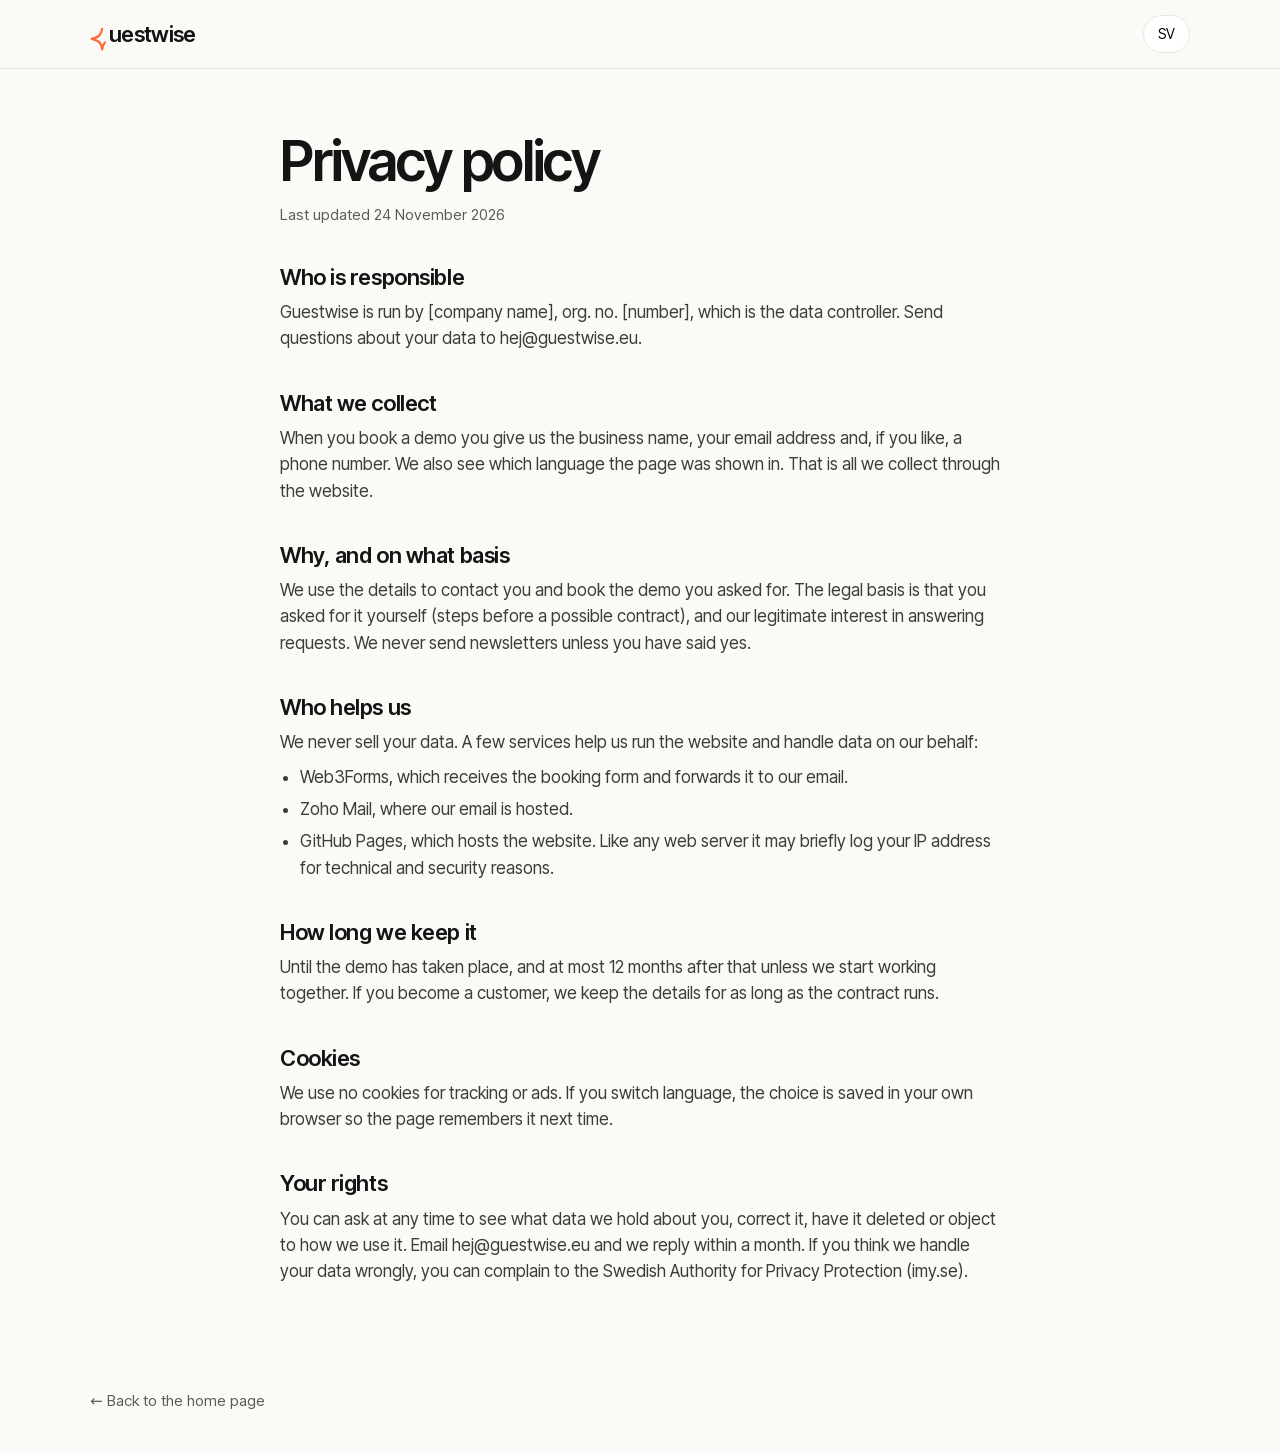
<file: integritet.html>
<!doctype html>
<html lang="sv">
<head>
<meta charset="utf-8">
<meta name="viewport" content="width=device-width, initial-scale=1">
<title>Integritetspolicy – Guestwise</title>
<meta name="description" content="Hur Guestwise hanterar de uppgifter du lämnar när du bokar en visning.">
<meta name="theme-color" content="#fbfaf7">
<link rel="icon" href="logo/favicon.svg" type="image/svg+xml">
<link rel="preload" href="fonts/inter-tight-latin.woff2" as="font" type="font/woff2" crossorigin>
<link rel="stylesheet" href="pages.css">
<style>
  main { padding: 132px 0 64px; }
  .doc { max-width: 720px; }
  .doc h1 { font-size: clamp(36px, 5vw, 56px); }
  .doc .upd { color: var(--muted); font-size: 15px; margin-top: 12px; }
  .doc h2 { font-size: 22px; margin: 40px 0 10px; letter-spacing: -0.02em; }
  .doc p, .doc li { color: #3d3b37; }
  .doc ul { padding-left: 20px; display: grid; gap: 6px; margin-top: 8px; }
  .doc a { color: var(--ink); }
  footer { padding: 40px 0; color: var(--muted); font-size: 15px; }
  footer a { text-decoration: none; }
</style>
</head>
<body>
<header>
  <div class="wrap nav">
    <a class="brand" href="index.html" aria-label="Guestwise" translate="no"><img class="gmark" src="logo/gw-g.svg" alt="" width="17" height="23">uestwise</a>
    <button class="lang" id="lang" type="button" aria-label="Switch to English">EN</button>
  </div>
</header>
<main>
  <!-- TODO before publishing: fill in the company name and org number (two places marked [ ]) once the company is set up. -->
  <article class="wrap doc">
    <h1 data-t="h1">Integritetspolicy</h1>
    <p class="upd" data-t="upd">Senast uppdaterad 24 november 2026</p>

    <h2 data-t="h_who">Vem som ansvarar</h2>
    <p data-t="p_who">Guestwise drivs av [företagsnamn], org.nr [nummer], som är personuppgiftsansvarig. Frågor om dina uppgifter skickar du till hej@guestwise.eu.</p>

    <h2 data-t="h_what">Vilka uppgifter vi samlar in</h2>
    <p data-t="p_what">När du bokar en visning lämnar du företagets namn, din e-postadress och, om du vill, ett telefonnummer. Vi ser också vilket språk sidan visades på. Mer än så samlar vi inte in via webbplatsen.</p>

    <h2 data-t="h_why">Varför, och med vilken rätt</h2>
    <p data-t="p_why">Vi använder uppgifterna för att kontakta dig och boka in visningen du bad om. Den rättsliga grunden är att du själv har bett om det (åtgärder innan ett eventuellt avtal), och vårt berättigade intresse av att svara på förfrågningar. Vi skickar inga nyhetsbrev utan att du har sagt ja till det.</p>

    <h2 data-t="h_share">Vilka som hjälper oss</h2>
    <p data-t="p_share">Vi säljer aldrig dina uppgifter. Några tjänster hjälper oss att driva webbplatsen och hanterar uppgifter för vår räkning:</p>
    <ul>
      <li data-t="s1">Web3Forms, som tar emot bokningsformuläret och skickar det vidare till vår e-post.</li>
      <li data-t="s2">Zoho Mail, där vår e-post finns.</li>
      <li data-t="s3">GitHub Pages, där webbplatsen ligger. Som alla webbservrar kan den tillfälligt registrera din IP-adress av tekniska och säkerhetsskäl.</li>
    </ul>

    <h2 data-t="h_keep">Hur länge vi sparar dem</h2>
    <p data-t="p_keep">Tills visningen är genomförd, och högst 12 månader efter det om vi inte börjar samarbeta. Blir ni kund sparar vi uppgifterna så länge avtalet gäller.</p>

    <h2 data-t="h_cookies">Kakor</h2>
    <p data-t="p_cookies">Vi använder inga kakor för spårning eller annonser. Om du byter språk sparas valet i din egen webbläsare, så att sidan minns det nästa gång.</p>

    <h2 data-t="h_rights">Dina rättigheter</h2>
    <p data-t="p_rights">Du kan när som helst be att få se vilka uppgifter vi har om dig, rätta dem, få dem raderade eller invända mot hur vi använder dem. Mejla hej@guestwise.eu så svarar vi inom en månad. Tycker du att vi hanterar dina uppgifter fel kan du klaga hos Integritetsskyddsmyndigheten (imy.se).</p>
  </article>
</main>
<footer class="wrap"><a href="index.html" data-t="home">← Till startsidan</a></footer>
<script src="pages.js"></script>
<script>
  GW.page({ en: {
    title: 'Privacy policy – Guestwise', h1: 'Privacy policy', upd: 'Last updated 24 November 2026',
    h_who: 'Who is responsible', p_who: 'Guestwise is run by [company name], org. no. [number], which is the data controller. Send questions about your data to hej@guestwise.eu.',
    h_what: 'What we collect', p_what: 'When you book a demo you give us the business name, your email address and, if you like, a phone number. We also see which language the page was shown in. That is all we collect through the website.',
    h_why: 'Why, and on what basis', p_why: 'We use the details to contact you and book the demo you asked for. The legal basis is that you asked for it yourself (steps before a possible contract), and our legitimate interest in answering requests. We never send newsletters unless you have said yes.',
    h_share: 'Who helps us', p_share: 'We never sell your data. A few services help us run the website and handle data on our behalf:',
    s1: 'Web3Forms, which receives the booking form and forwards it to our email.', s2: 'Zoho Mail, where our email is hosted.', s3: 'GitHub Pages, which hosts the website. Like any web server it may briefly log your IP address for technical and security reasons.',
    h_keep: 'How long we keep it', p_keep: 'Until the demo has taken place, and at most 12 months after that unless we start working together. If you become a customer, we keep the details for as long as the contract runs.',
    h_cookies: 'Cookies', p_cookies: 'We use no cookies for tracking or ads. If you switch language, the choice is saved in your own browser so the page remembers it next time.',
    h_rights: 'Your rights', p_rights: 'You can ask at any time to see what data we hold about you, correct it, have it deleted or object to how we use it. Email hej@guestwise.eu and we reply within a month. If you think we handle your data wrongly, you can complain to the Swedish Authority for Privacy Protection (imy.se).',
    home: '← Back to the home page'
  } });
</script>
</body>
</html>
</file>
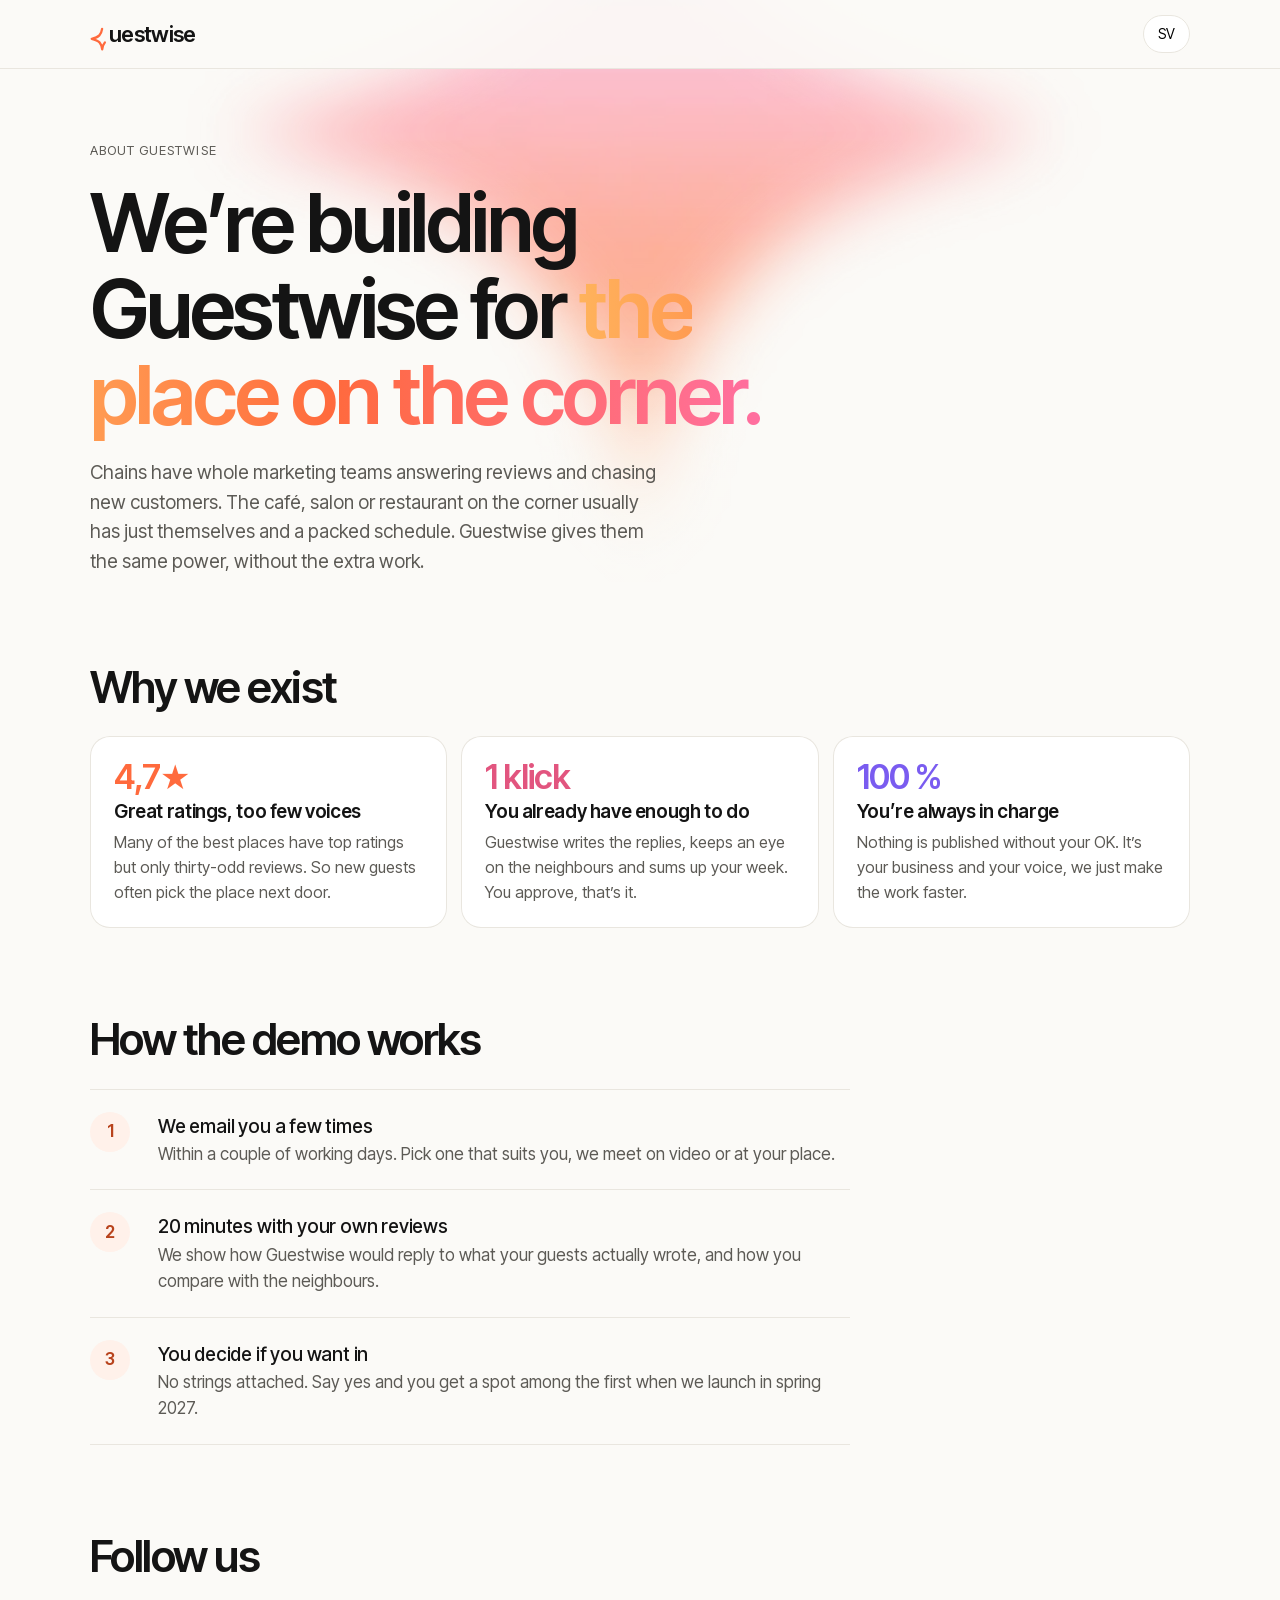
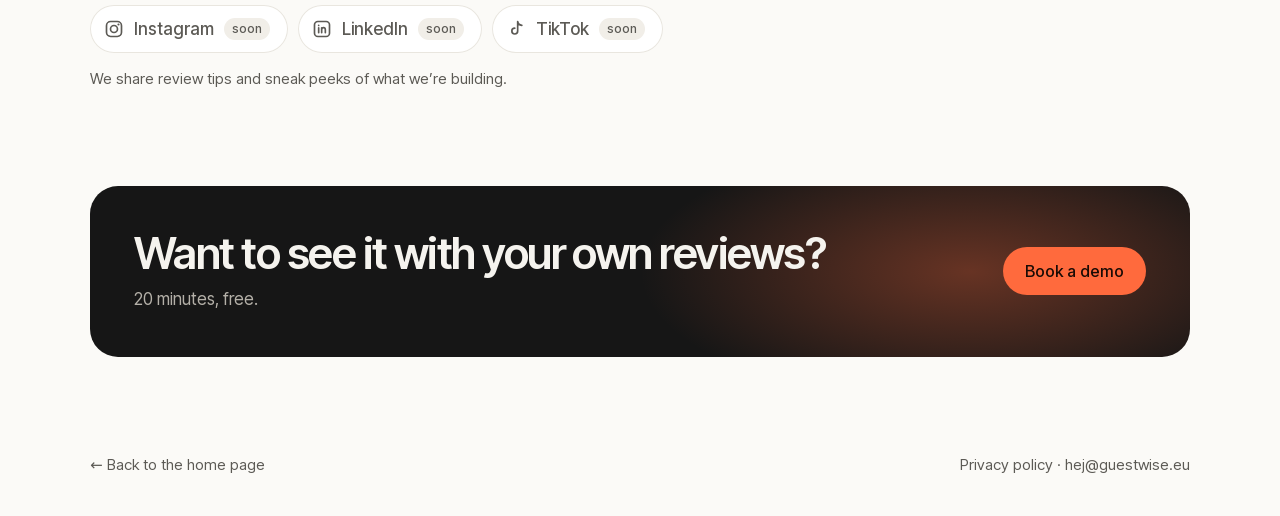
<file: om-oss.html>
<!doctype html>
<html lang="sv">
<head>
<meta charset="utf-8">
<meta name="viewport" content="width=device-width, initial-scale=1">
<title>Om oss – Guestwise</title>
<meta name="description" content="Guestwise bygger AI-assistenten som hjälper det lilla kaféet, salongen och restaurangen på hörnet att synas lika mycket som kedjorna.">
<meta name="theme-color" content="#fbfaf7">
<link rel="icon" href="logo/favicon.svg" type="image/svg+xml">
<link rel="preload" href="fonts/inter-tight-latin.woff2" as="font" type="font/woff2" crossorigin>
<link rel="stylesheet" href="pages.css">
<style>
  main { position: relative; padding: 140px 0 40px; }
  .top { display: grid; gap: 20px; max-width: 820px; }
  .top small { font-size: 13px; letter-spacing: .08em; text-transform: uppercase; color: var(--muted); }
  .top h1 { font-size: clamp(42px, 6.4vw, 84px); }
  .top h1 em { font-style: normal; background: linear-gradient(90deg, #ffb35c, var(--accent) 45%, #ff6fa0); -webkit-background-clip: text; background-clip: text; color: transparent; }
  section { padding: 88px 0 0; }
  h2 { font-size: clamp(30px, 4vw, 44px); margin-bottom: 26px; }
  .why { display: grid; grid-template-columns: repeat(3, 1fr); gap: 14px; }
  .why div { background: var(--card); border-radius: 20px; padding: 24px; box-shadow: inset 0 0 0 1px var(--line); display: grid; gap: 8px; align-content: start; }
  .why b { font-size: 34px; letter-spacing: -0.03em; line-height: 1; }
  .why div:nth-child(1) b { color: var(--accent); } .why div:nth-child(2) b { color: #e2557f; } .why div:nth-child(3) b { color: #7a5cf0; }
  .why h3 { font-size: 19px; letter-spacing: -0.02em; } .why p { color: var(--muted); font-size: 16px; }
  .steps { list-style: none; padding: 0; display: grid; gap: 0; max-width: 760px; counter-reset: s; }
  .steps li { display: grid; grid-template-columns: 52px 1fr; gap: 16px; padding: 22px 0; border-top: 1px solid var(--line); counter-increment: s; }
  .steps li:last-child { border-bottom: 1px solid var(--line); }
  .steps li::before { content: counter(s); width: 40px; height: 40px; border-radius: 50%; display: grid; place-items: center; font-weight: 600; background: #fff1ea; color: #b8431c; }
  .steps b { display: block; font-size: 19px; font-weight: 500; letter-spacing: -0.01em; } .steps span { color: var(--muted); }
  .note { margin-top: 14px; color: var(--muted); font-size: 15px; }
  .end { margin: 96px 0 0; padding: 44px; border-radius: 28px; background: #161616; color: #f5f3ee; display: grid; grid-template-columns: 1fr auto; gap: 24px; align-items: center; position: relative; overflow: hidden; }
  .end::before { content: ""; position: absolute; width: 60%; height: 160%; right: -10%; top: -30%; border-radius: 50%; background: radial-gradient(closest-side, rgba(255, 106, 61, .35), transparent); }
  .end h2 { margin: 0; position: relative; } .end p { color: #b4b0a8; margin-top: 10px; position: relative; } .end .btn { position: relative; }
  footer { padding: 56px 0 40px; display: flex; flex-wrap: wrap; justify-content: space-between; gap: 16px; color: var(--muted); font-size: 15px; }
  footer a { text-decoration: none; } footer a:hover { color: var(--ink); }
  @media (max-width: 820px) { .why { grid-template-columns: 1fr; } .end { grid-template-columns: 1fr; padding: 32px 24px; } main { padding-top: 112px; } section { padding-top: 64px; } }
</style>
</head>
<body>
<header>
  <div class="wrap nav">
    <a class="brand" href="index.html" aria-label="Guestwise" translate="no"><img class="gmark" src="logo/gw-g.svg" alt="" width="17" height="23">uestwise</a>
    <button class="lang" id="lang" type="button" aria-label="Switch to English">EN</button>
  </div>
</header>
<main>
  <div class="glowtop" aria-hidden="true"><img src="star-glow.webp" alt="" width="520" height="520"></div>
  <div class="wrap">
    <div class="top">
      <small data-t="k">Om Guestwise</small>
      <h1><span data-t="h1a">Vi bygger Guestwise för</span> <em data-t="h1b">stället på hörnet.</em></h1>
      <p class="sub" data-t="lead">Kedjorna har hela marknadsavdelningar som svarar på recensioner och jagar nya kunder. Kaféet, salongen och restaurangen på hörnet har oftast bara sig själva och ett fullt schema. Guestwise ger dem samma kraft, utan extra jobb.</p>
    </div>

    <section>
      <h2 data-t="wh">Varför vi finns</h2>
      <div class="why">
        <div><b>4,7★</b><h3 data-t="w1h">Bra betyg, för få röster</h3><p data-t="w1p">Många av de bästa ställena har toppbetyg men bara ett trettiotal recensioner. Då väljer nya gäster ofta stället bredvid.</p></div>
        <div><b>1 klick</b><h3 data-t="w2h">Du har redan nog att göra</h3><p data-t="w2p">Guestwise skriver svaren, håller koll på grannarna och sammanfattar veckan. Du godkänner, det är allt.</p></div>
        <div><b>100 %</b><h3 data-t="w3h">Du bestämmer alltid</h3><p data-t="w3p">Inget publiceras utan ditt ok. Det är ert företag och er röst, vi gör bara jobbet snabbare.</p></div>
      </div>
    </section>

    <section>
      <h2 data-t="sh">Så går visningen till</h2>
      <ol class="steps">
        <li><div><b data-t="s1h">Vi mejlar förslag på tider</b><span data-t="s1p">Inom ett par arbetsdagar. Välj den som passar, vi ses på video eller hos er.</span></div></li>
        <li><div><b data-t="s2h">20 minuter med era egna recensioner</b><span data-t="s2p">Vi visar hur Guestwise skulle svara på det era gäster faktiskt har skrivit, och hur ni ligger till mot grannarna.</span></div></li>
        <li><div><b data-t="s3h">Ni bestämmer om ni vill vara med</b><span data-t="s3p">Inga förpliktelser. Säger ni ja får ni en plats bland de första när vi lanserar våren 2027.</span></div></li>
      </ol>
    </section>

    <section>
      <h2 data-t="fh">Följ oss</h2>
      <div class="socials" id="socials"></div>
      <p class="note" data-t="fn">Vi delar tips om recensioner och smakprov på det vi bygger.</p>
    </section>

    <div class="end">
      <div><h2 data-t="eh">Vill du se det med era egna recensioner?</h2><p data-t="ep">20 minuter, kostnadsfritt.</p></div>
      <a class="btn hot" href="index.html#book" data-t="eb">Boka en visning</a>
    </div>
  </div>
</main>
<footer class="wrap"><a href="index.html" data-t="home">← Till startsidan</a><span><a href="integritet.html" data-t="privacy">Integritetspolicy</a> · <a href="mailto:hej@guestwise.eu">hej@guestwise.eu</a></span></footer>
<script src="pages.js"></script>
<script>
  GW.page({ en: {
    title: 'About us – Guestwise', k: 'About Guestwise', h1a: 'We’re building Guestwise for', h1b: 'the place on the corner.',
    lead: 'Chains have whole marketing teams answering reviews and chasing new customers. The café, salon or restaurant on the corner usually has just themselves and a packed schedule. Guestwise gives them the same power, without the extra work.',
    wh: 'Why we exist', w1h: 'Great ratings, too few voices', w1p: 'Many of the best places have top ratings but only thirty-odd reviews. So new guests often pick the place next door.',
    w2h: 'You already have enough to do', w2p: 'Guestwise writes the replies, keeps an eye on the neighbours and sums up your week. You approve, that’s it.',
    w3h: 'You’re always in charge', w3p: 'Nothing is published without your OK. It’s your business and your voice, we just make the work faster.',
    sh: 'How the demo works', s1h: 'We email you a few times', s1p: 'Within a couple of working days. Pick one that suits you, we meet on video or at your place.',
    s2h: '20 minutes with your own reviews', s2p: 'We show how Guestwise would reply to what your guests actually wrote, and how you compare with the neighbours.',
    s3h: 'You decide if you want in', s3p: 'No strings attached. Say yes and you get a spot among the first when we launch in spring 2027.',
    fh: 'Follow us', fn: 'We share review tips and sneak peeks of what we’re building.',
    privacy: 'Privacy policy', eh: 'Want to see it with your own reviews?', ep: '20 minutes, free.', eb: 'Book a demo', home: '← Back to the home page'
  } });
</script>
</body>
</html>
</file>
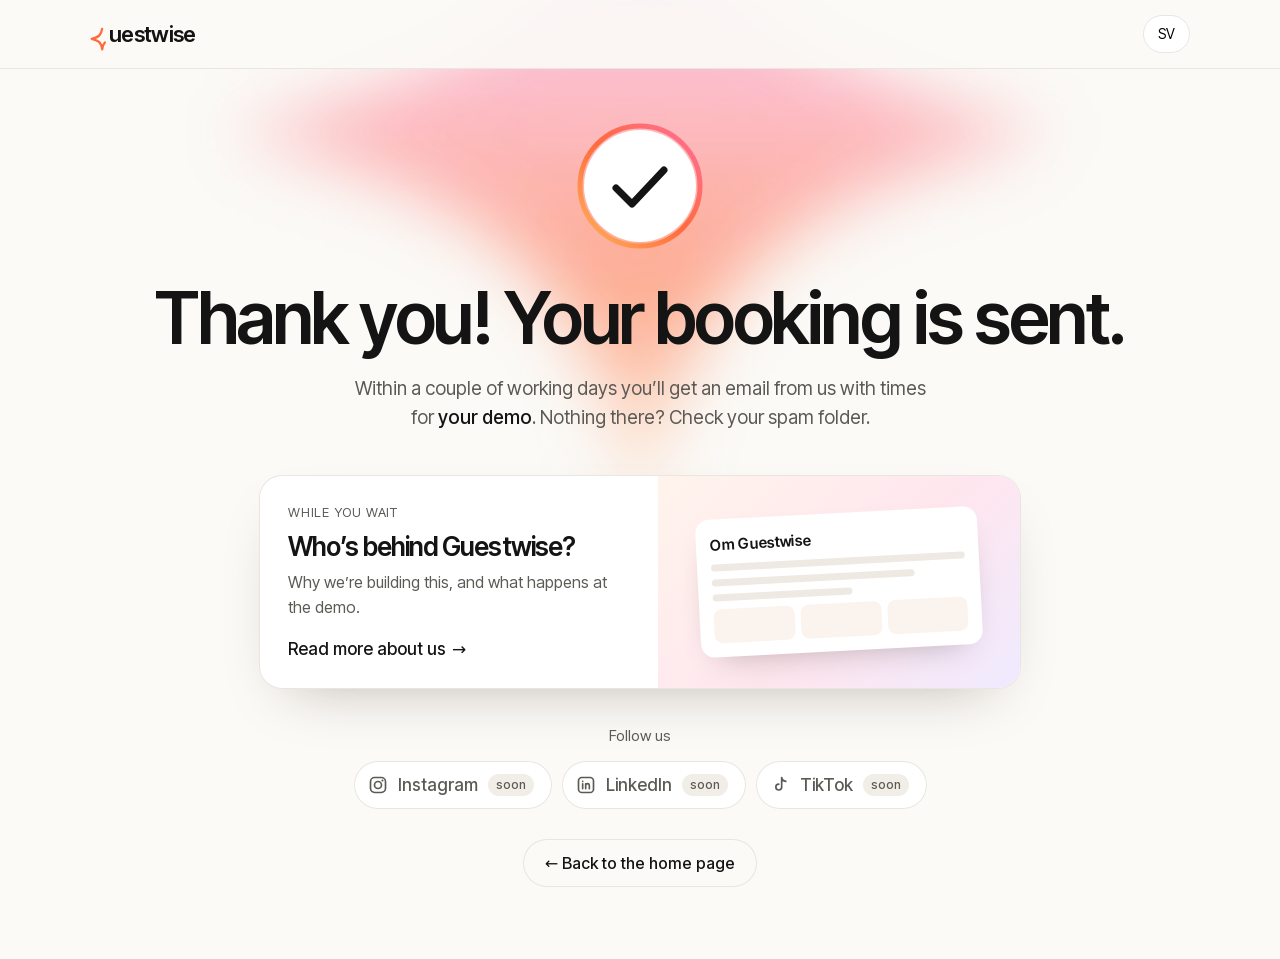
<file: tack.html>
<!doctype html>
<html lang="sv">
<head>
<meta charset="utf-8">
<meta name="viewport" content="width=device-width, initial-scale=1">
<title>Tack! – Guestwise</title>
<meta name="robots" content="noindex">
<meta name="theme-color" content="#fbfaf7">
<link rel="icon" href="logo/favicon.svg" type="image/svg+xml">
<link rel="preload" href="fonts/inter-tight-latin.woff2" as="font" type="font/woff2" crossorigin>
<link rel="stylesheet" href="pages.css">
<style>
  main { position: relative; padding: 120px 0 72px; text-align: center; overflow-x: hidden; overflow-x: clip; }
  .stage { position: relative; width: 132px; height: 132px; margin: 0 auto 28px; }
  /* 1: the letter flies off */
  .plane { position: absolute; left: 50%; top: 50%; width: 64px; height: 64px; margin: -32px; animation: fly 1.15s cubic-bezier(.5, 0, .75, .4) .25s forwards; }
  .plane path { fill: var(--ink); } .plane path + path { fill: var(--accent); }
  @keyframes fly { 0% { transform: translate(0, 0) rotate(0) scale(1); opacity: 1; } 18% { transform: translate(-10px, 6px) rotate(-6deg) scale(1); } 100% { transform: translate(260px, -220px) rotate(8deg) scale(.35); opacity: 0; } }
  .trail { position: absolute; left: 50%; top: 50%; width: 220px; height: 2px; transform-origin: left; transform: rotate(-40deg) scaleX(0); background: repeating-linear-gradient(90deg, var(--rose) 0 8px, transparent 8px 16px); opacity: .8; animation: trail 1.1s ease-out .45s forwards; }
  @keyframes trail { 40% { transform: rotate(-40deg) scaleX(1); opacity: .8; } 100% { transform: rotate(-40deg) scaleX(1); opacity: 0; } }
  /* 2: a ring draws and the check mark ticks in */
  .done { position: absolute; inset: 0; width: 100%; height: 100%; }
  .done .ring { fill: none; stroke: url(#rg); stroke-width: 5; stroke-linecap: round; stroke-dasharray: 380; stroke-dashoffset: 380; transform: rotate(-90deg); transform-origin: center; animation: draw .7s var(--ease) 1.3s forwards; }
  .done .fill { fill: #fff; opacity: 0; transform: scale(.6); transform-origin: center; animation: pop .45s var(--ease) 1.75s forwards; }
  .done .tick { fill: none; stroke: var(--ink); stroke-width: 7; stroke-linecap: round; stroke-linejoin: round; stroke-dasharray: 80; stroke-dashoffset: 80; animation: draw .45s var(--ease) 1.95s forwards; }
  @keyframes draw { to { stroke-dashoffset: 0; } }
  @keyframes pop { 60% { opacity: 1; transform: scale(1.06); } to { opacity: 1; transform: scale(1); } }
  .burst i { position: absolute; left: 50%; top: 50%; width: 12px; height: 12px; margin: -6px; opacity: 0; clip-path: polygon(50% 0, 62% 38%, 100% 50%, 62% 62%, 50% 100%, 38% 62%, 0 50%, 38% 38%); background: var(--accent); animation: spark .9s cubic-bezier(.15, .8, .3, 1) 2.05s forwards; }
  .burst i:nth-child(2n) { background: var(--rose); } .burst i:nth-child(3n) { background: var(--lilac); } .burst i:nth-child(4n) { background: #f2a900; }
  @keyframes spark { 0% { opacity: 1; transform: translate(0, 0) scale(.3); } 70% { opacity: 1; } 100% { opacity: 0; transform: translate(var(--x), var(--y)) scale(1) rotate(100deg); } }
  /* 3: the words */
  .in { opacity: 0; transform: translateY(14px); animation: rise .7s var(--ease) forwards; }
  @keyframes rise { to { opacity: 1; transform: none; } }
  h1.in { font-size: clamp(40px, 6vw, 72px); animation-delay: 2.1s; }
  .lead { margin: 18px auto 0; animation-delay: 2.25s; }
  .lead b { color: var(--ink); font-weight: 500; }
  /* preview of the about page */
  .peek { display: grid; grid-template-columns: 1.1fr 1fr; gap: 0; max-width: 760px; margin: 44px auto 0; text-align: left; background: var(--card); border-radius: 22px; box-shadow: 0 0 0 1px var(--line), 0 24px 60px -30px rgba(60, 30, 10, .35); overflow: hidden; text-decoration: none; transition: transform .3s var(--ease), box-shadow .3s; animation-delay: 2.45s; }
  .peek:hover { transform: translateY(-3px); box-shadow: 0 0 0 1px var(--line), 0 30px 70px -30px rgba(60, 30, 10, .45); }
  .peek .pt { padding: 26px 28px; display: grid; gap: 10px; align-content: center; }
  .peek small { font-size: 13px; color: var(--muted); letter-spacing: .06em; text-transform: uppercase; }
  .peek h2 { font-size: 26px; }
  .peek p { color: var(--muted); font-size: 16px; }
  .peek .go { margin-top: 6px; font-weight: 500; color: var(--ink); display: inline-flex; gap: 6px; align-items: center; }
  .peek .go span { transition: transform .25s var(--ease); } .peek:hover .go span { transform: translateX(4px); }
  .peek .pv { position: relative; min-height: 210px; background: linear-gradient(135deg, #fff4ec, #ffe6ee 55%, #efeaff); display: grid; place-items: center; overflow: hidden; }
  .pv .mini { width: 78%; background: #fff; border-radius: 14px; padding: 14px; box-shadow: 0 14px 34px -18px rgba(0, 0, 0, .3); font-size: 12px; display: grid; gap: 8px; transform: rotate(-3deg); }
  .pv .mini b { font-size: 15px; letter-spacing: -0.02em; }
  .pv .mini i { display: block; height: 7px; border-radius: 9px; background: #eee9e2; } .pv .mini i:nth-of-type(2) { width: 80%; } .pv .mini i:nth-of-type(3) { width: 55%; }
  .pv .mini .row { display: flex; gap: 6px; } .pv .mini .row span { flex: 1; height: 34px; border-radius: 8px; background: #fbf3ee; }
  .after { margin-top: 36px; display: grid; justify-items: center; gap: 14px; animation-delay: 2.6s; }
  .after p { font-size: 15px; color: var(--muted); }
  .home { margin-top: 30px; animation-delay: 2.7s; }
  @media (max-width: 640px) { .peek { grid-template-columns: 1fr; } .peek .pv { min-height: 150px; order: -1; } main { padding-top: 104px; } }
  @media (prefers-reduced-motion: reduce) { .plane, .trail { display: none; } .done .ring, .done .tick { stroke-dashoffset: 0; } .done .fill, .in { opacity: 1; transform: none; } }
</style>
</head>
<body>
<header>
  <div class="wrap nav">
    <a class="brand" href="index.html" aria-label="Guestwise" translate="no"><img class="gmark" src="logo/gw-g.svg" alt="" width="17" height="23">uestwise</a>
    <button class="lang" id="lang" type="button" aria-label="Switch to English">EN</button>
  </div>
</header>
<main>
  <div class="glowtop" aria-hidden="true"><img src="star-glow.webp" alt="" width="520" height="520"></div>
  <div class="wrap">
    <div class="stage" aria-hidden="true">
      <span class="trail"></span>
      <svg class="plane" viewBox="0 0 64 64"><path d="M6 30 58 8 46 56 32 40z"/><path d="M32 40 58 8 26 36l2 16z"/></svg>
      <svg class="done" viewBox="0 0 132 132"><defs><linearGradient id="rg" x1="0" y1="0" x2="1" y2="1"><stop offset="0" stop-color="#ffb35c"/><stop offset=".5" stop-color="#ff6a3d"/><stop offset="1" stop-color="#ff6fa0"/></linearGradient></defs><circle class="fill" cx="66" cy="66" r="56"/><circle class="ring" cx="66" cy="66" r="60"/><path class="tick" d="M42 68l16 16 32-34"/></svg>
      <div class="burst"><i style="--x:-90px;--y:-40px"></i><i style="--x:-100px;--y:20px"></i><i style="--x:-60px;--y:70px"></i><i style="--x:-30px;--y:-90px"></i><i style="--x:90px;--y:-40px"></i><i style="--x:100px;--y:20px"></i><i style="--x:60px;--y:70px"></i><i style="--x:30px;--y:-90px"></i></div>
    </div>
    <h1 class="in" id="title" data-t="h1">Tack! Bokningen är skickad.</h1>
    <p class="sub lead in" id="lead"><span data-t="lead1">Inom ett par arbetsdagar får du ett mejl från oss med förslag på tider för</span> <b id="biz" data-t="yourbiz">er visning</b>. <span data-t="lead2">Ser du inget? Kika i skräpposten.</span></p>

    <a class="peek in" href="om-oss.html">
      <div class="pt">
        <small data-t="pk">Medan du väntar</small>
        <h2 data-t="ph">Vilka är vi bakom Guestwise?</h2>
        <p data-t="pp">Varför vi bygger det här, och vad som händer på visningen.</p>
        <span class="go"><span data-t="pg">Läs mer om oss</span> <span aria-hidden="true">→</span></span>
      </div>
      <div class="pv" aria-hidden="true"><div class="mini"><b>Om Guestwise</b><i></i><i></i><i></i><div class="row"><span></span><span></span><span></span></div></div></div>
    </a>

    <div class="after in">
      <p data-t="follow">Följ oss</p>
      <div class="socials" id="socials"></div>
    </div>
    <div class="home in"><a class="btn ghost" href="index.html" data-t="back">← Till startsidan</a></div>
  </div>
</main>
<script src="pages.js"></script>
<script>
  GW.page({
    en: { h1: 'Thank you! Your booking is sent.', lead1: 'Within a couple of working days you’ll get an email from us with times for', yourbiz: 'your demo', lead2: 'Nothing there? Check your spam folder.', pk: 'While you wait', ph: 'Who’s behind Guestwise?', pp: 'Why we’re building this, and what happens at the demo.', pg: 'Read more about us', follow: 'Follow us', back: '← Back to the home page', title: 'Thank you! – Guestwise' },
    after() {
      // name the business the request was for, if we have it
      const n = new URLSearchParams(location.search).get('f');
      if (n) { const b = document.getElementById('biz'); b.textContent = n.slice(0, 80); b.removeAttribute('data-t'); }
    }
  });
</script>
</body>
</html>
</file>
<file: pages.css>
/* shared look for the small pages (thank-you, about) – same tokens as the home page */
@font-face { font-family: "Inter Tight"; font-style: normal; font-weight: 400 600; font-display: swap; src: url(fonts/inter-tight-latin.woff2) format("woff2"); unicode-range: U+0000-00FF, U+0131, U+0152-0153, U+02BB-02BC, U+02C6, U+02DA, U+02DC, U+0304, U+0308, U+0329, U+2000-206F, U+20AC, U+2122, U+2191, U+2193, U+2212, U+2215, U+FEFF, U+FFFD; }
:root {
  --bg: #fbfaf7; --ink: #141414; --muted: #5c5a55; --line: #e9e6df; --card: #ffffff;
  --accent: #ff6a3d; --rose: #ff8fb1; --peach: #ffc49b; --lilac: #b9a7ff; --sky: #8fc3ff;
  --ease: cubic-bezier(.2, .7, .2, 1); color-scheme: light;
}
* { box-sizing: border-box; margin: 0; }
body { font-family: "Inter Tight", system-ui, -apple-system, sans-serif; background: var(--bg); color: var(--ink); font-size: 17px; line-height: 1.55; -webkit-font-smoothing: antialiased; min-height: 100vh; }
a { color: inherit; }
:focus-visible { outline: 2px solid var(--accent); outline-offset: 3px; border-radius: 6px; }
.wrap { width: min(1100px, 100% - 48px); margin-inline: auto; }
h1, h2, h3 { letter-spacing: -0.035em; line-height: 1.05; font-weight: 600; text-wrap: balance; }
.sub { color: var(--muted); font-size: 19px; max-width: 52ch; }

header { position: fixed; inset: 0 0 auto; z-index: 20; background: rgba(251, 250, 247, .92); box-shadow: 0 1px 0 var(--line); }
.nav { height: 68px; display: flex; align-items: center; justify-content: space-between; gap: 16px; }
.brand { display: flex; align-items: baseline; font-weight: 600; font-size: 22px; letter-spacing: -0.03em; text-decoration: none; }
.brand .gmark { height: 1.12em; width: auto; position: relative; top: .42em; margin-right: .02em; } /* the drawn mark is the g: its angle sits on the baseline, the check hangs below */
.lang { height: 38px; padding: 0 14px; border-radius: 999px; border: 1px solid var(--line); background: var(--card); font: inherit; font-size: 14px; cursor: pointer; }
.btn { display: inline-flex; align-items: center; justify-content: center; gap: 8px; height: 48px; padding: 0 22px; border-radius: 999px; background: var(--ink); color: #fff; text-decoration: none; font-size: 16px; font-weight: 500; border: 0; cursor: pointer; transition: transform .2s var(--ease), background-color .2s; white-space: nowrap; }
.btn:hover { background: #000; transform: translateY(-1px); }
.btn.hot { background: var(--accent); color: #1a0b05; } .btn.hot:hover { background: #ff5a28; }
.btn.ghost { background: transparent; color: var(--ink); box-shadow: inset 0 0 0 1px var(--line); } .btn.ghost:hover { background: #fff; }

/* soft star behind the top of the page */
.glowtop { position: absolute; inset: 0 0 auto; height: 900px; overflow: hidden; pointer-events: none; z-index: -1; }
.glowtop img { position: absolute; left: 50%; top: 0; width: min(1100px, 170vw); height: auto; transform: translate(-50%, -38%); opacity: .55; }
.glowtop::after { content: ""; position: absolute; inset: auto 0 0; height: 60%; background: linear-gradient(to bottom, rgba(251, 250, 247, 0), var(--bg)); }

/* socials (placeholders until the handles exist) */
.socials { display: flex; flex-wrap: wrap; gap: 10px; }
.soc { display: inline-flex; align-items: center; gap: 10px; height: 48px; padding: 0 18px 0 14px; border-radius: 999px; background: var(--card); box-shadow: inset 0 0 0 1px var(--line); text-decoration: none; font-weight: 500; transition: transform .2s var(--ease); }
.soc svg { width: 20px; height: 20px; }
a.soc:hover { transform: translateY(-1px); }
.soc.soon { color: var(--muted); cursor: default; }
.soc.soon small { font-size: 12px; padding: 2px 8px; border-radius: 99px; background: #f1eee8; }

@media (max-width: 560px) { .wrap { width: calc(100% - 32px); } .sub { font-size: 17px; } }
@media (prefers-reduced-motion: reduce) { *, *::before, *::after { animation: none !important; transition: none !important; } }
</file>
